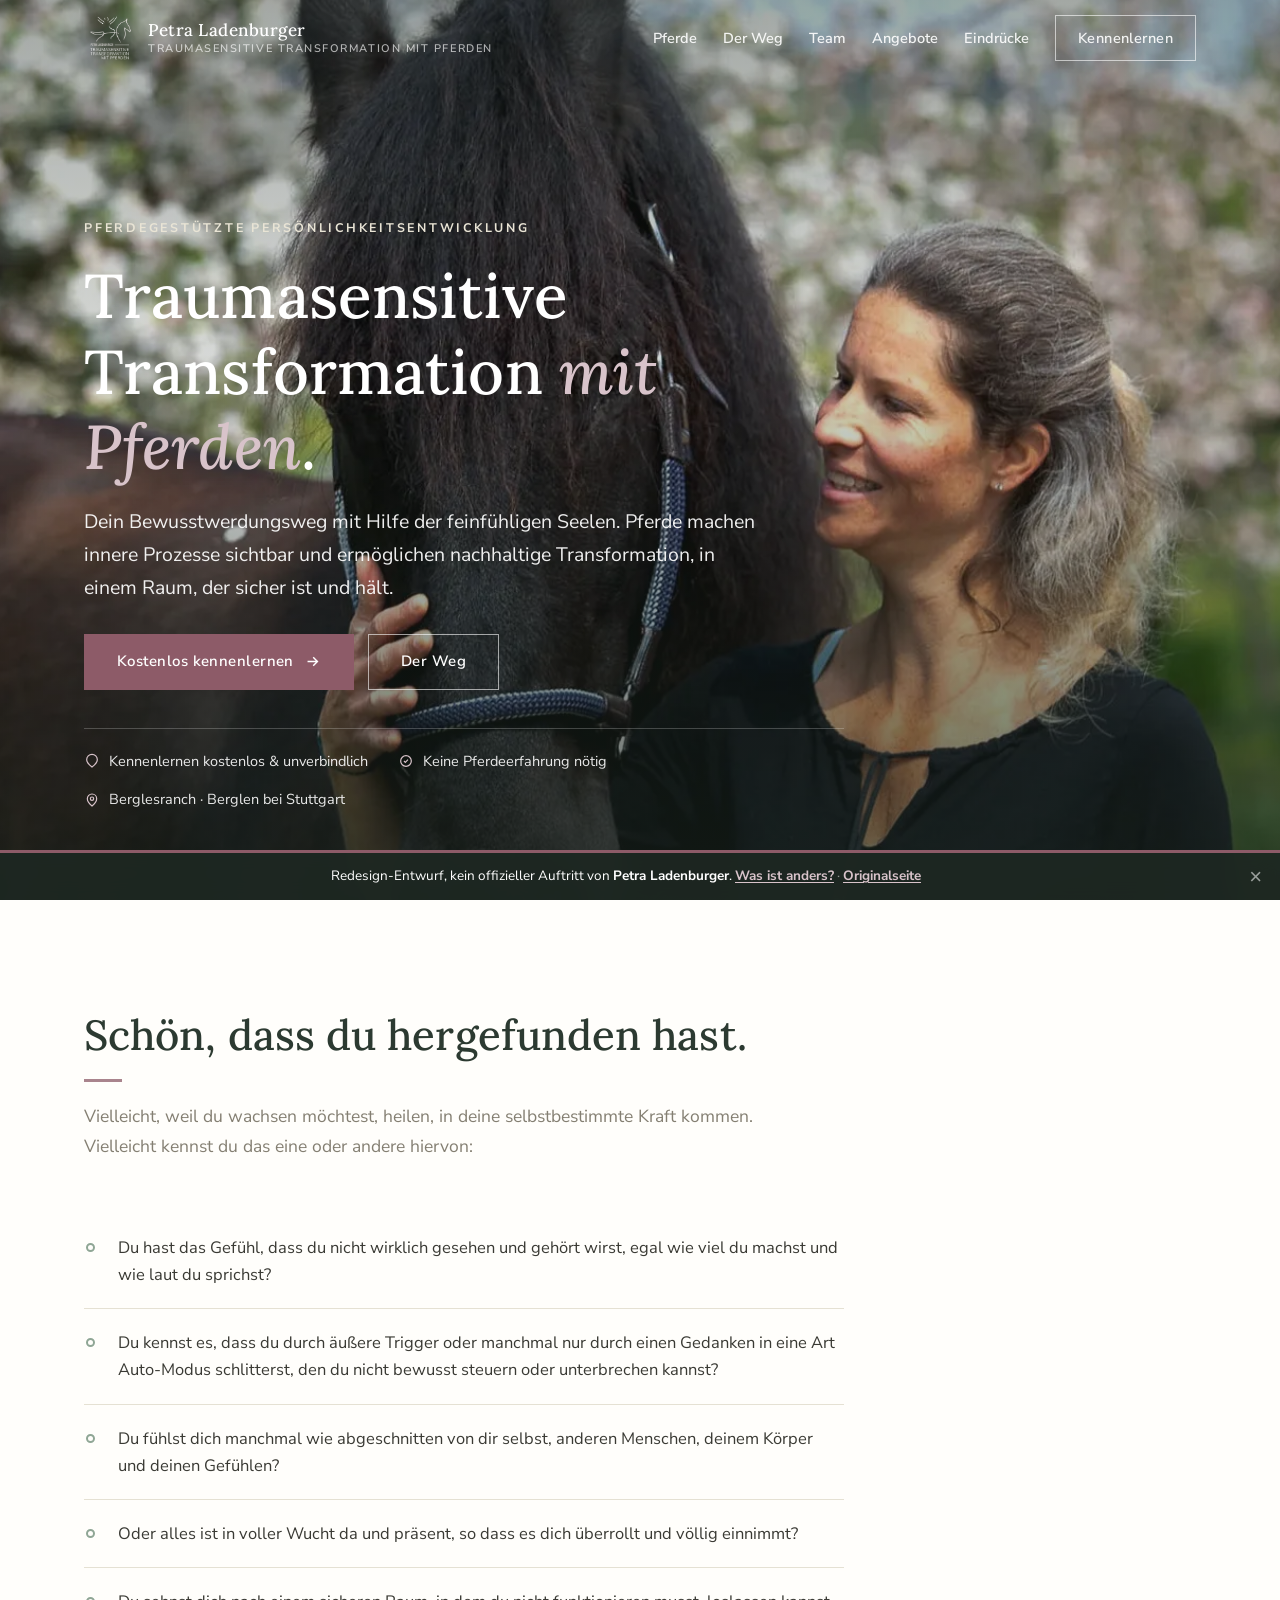
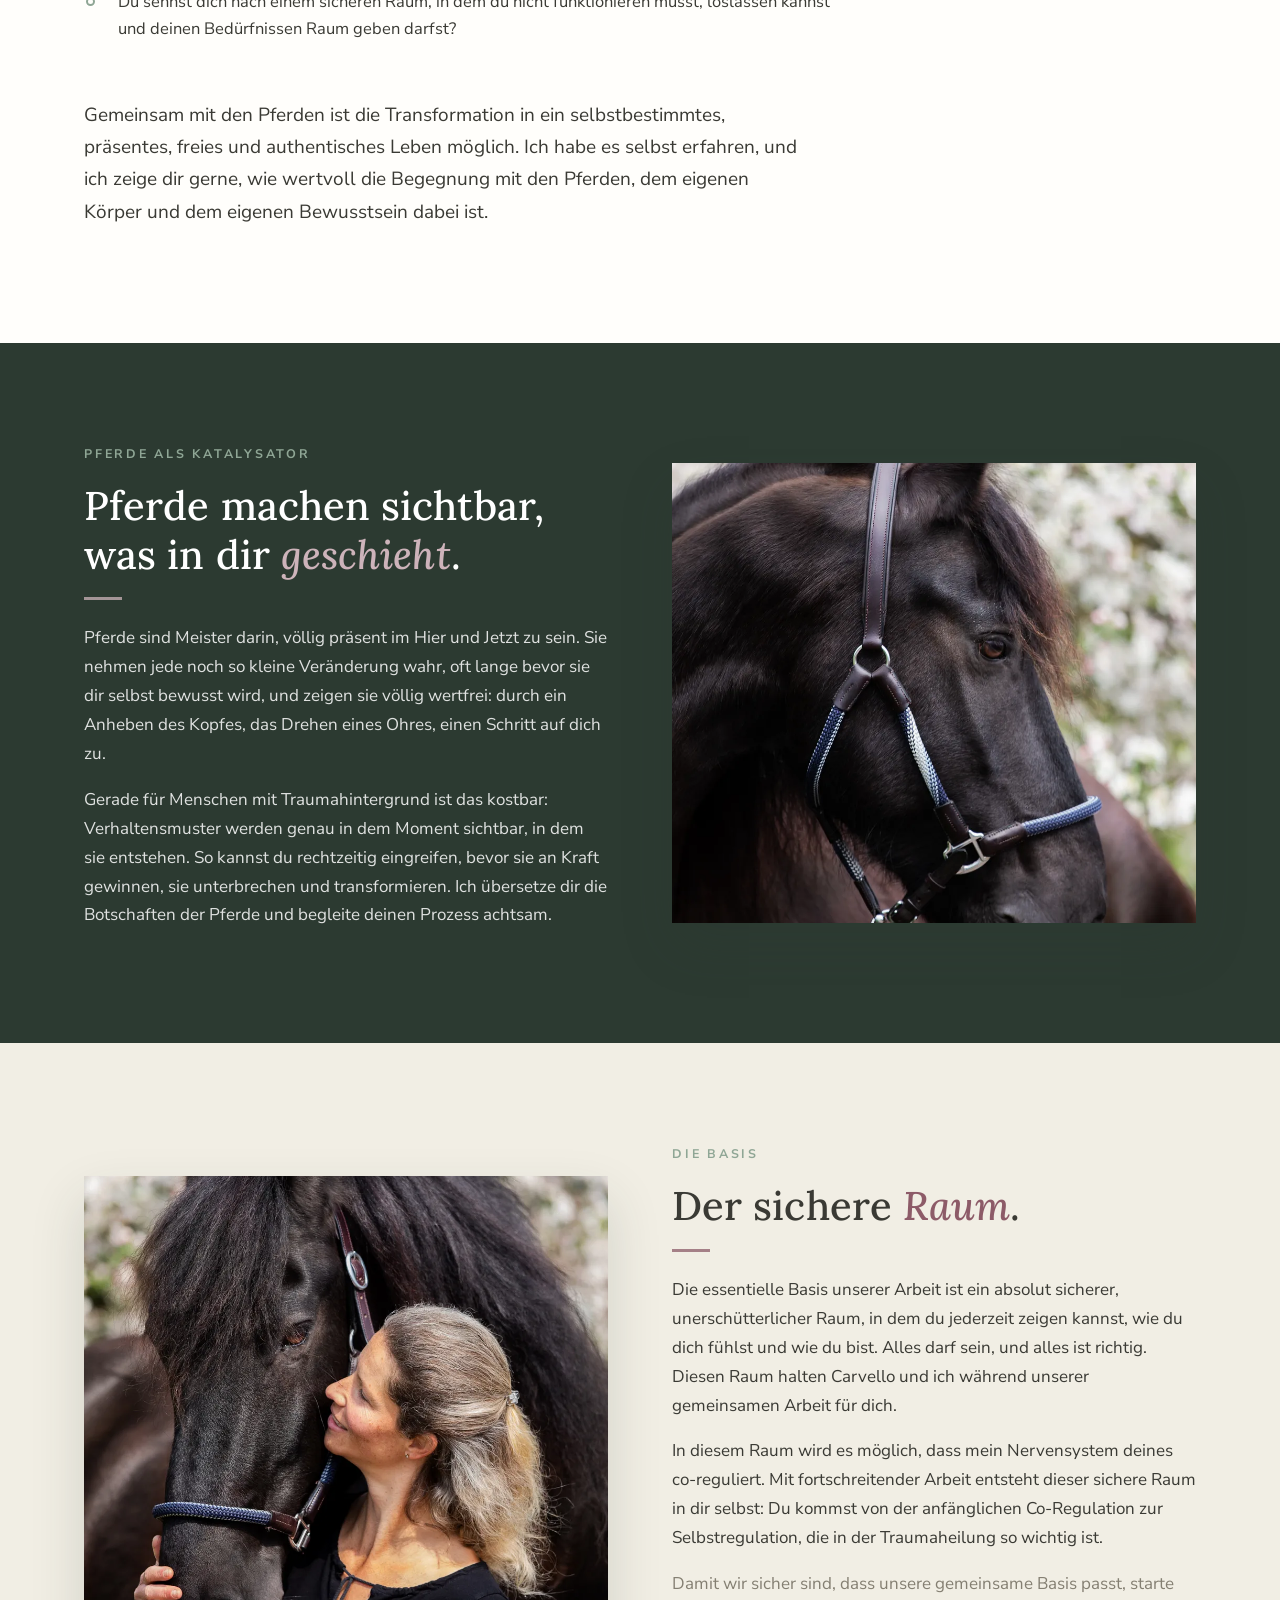
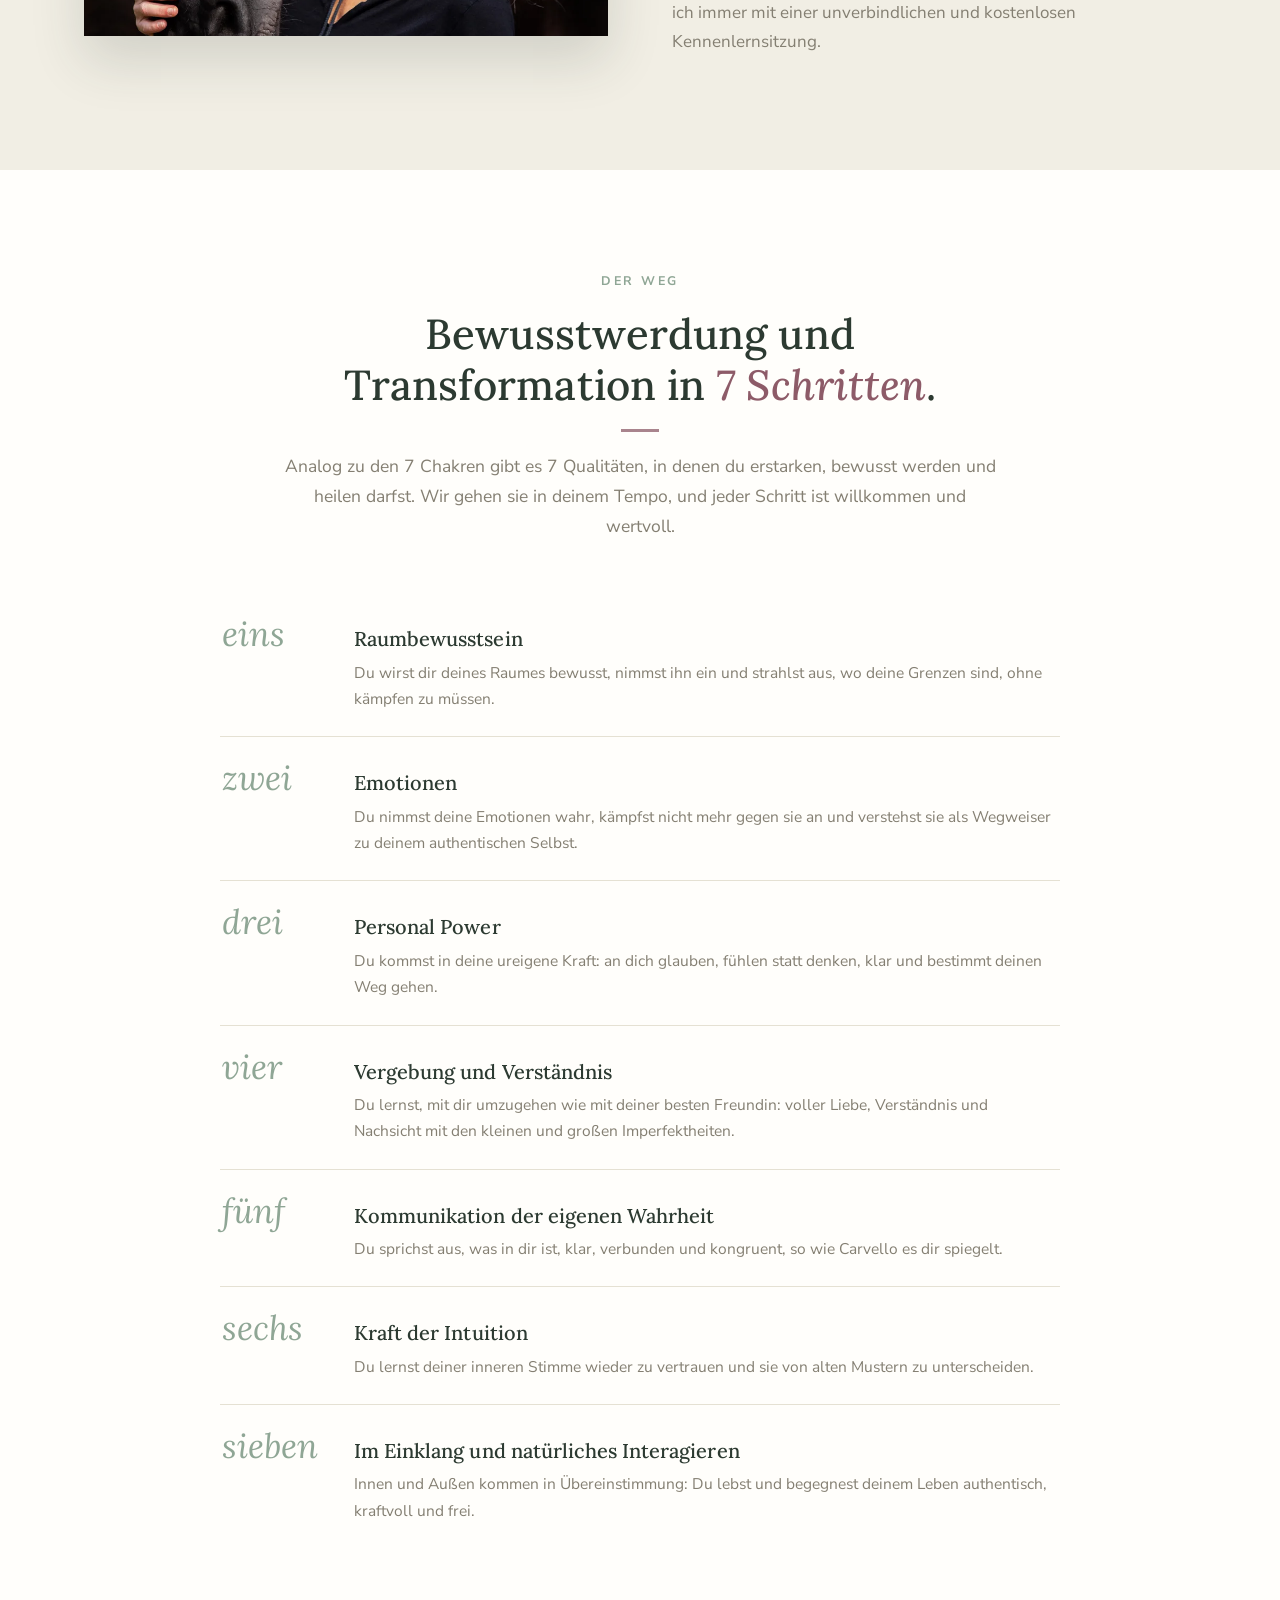
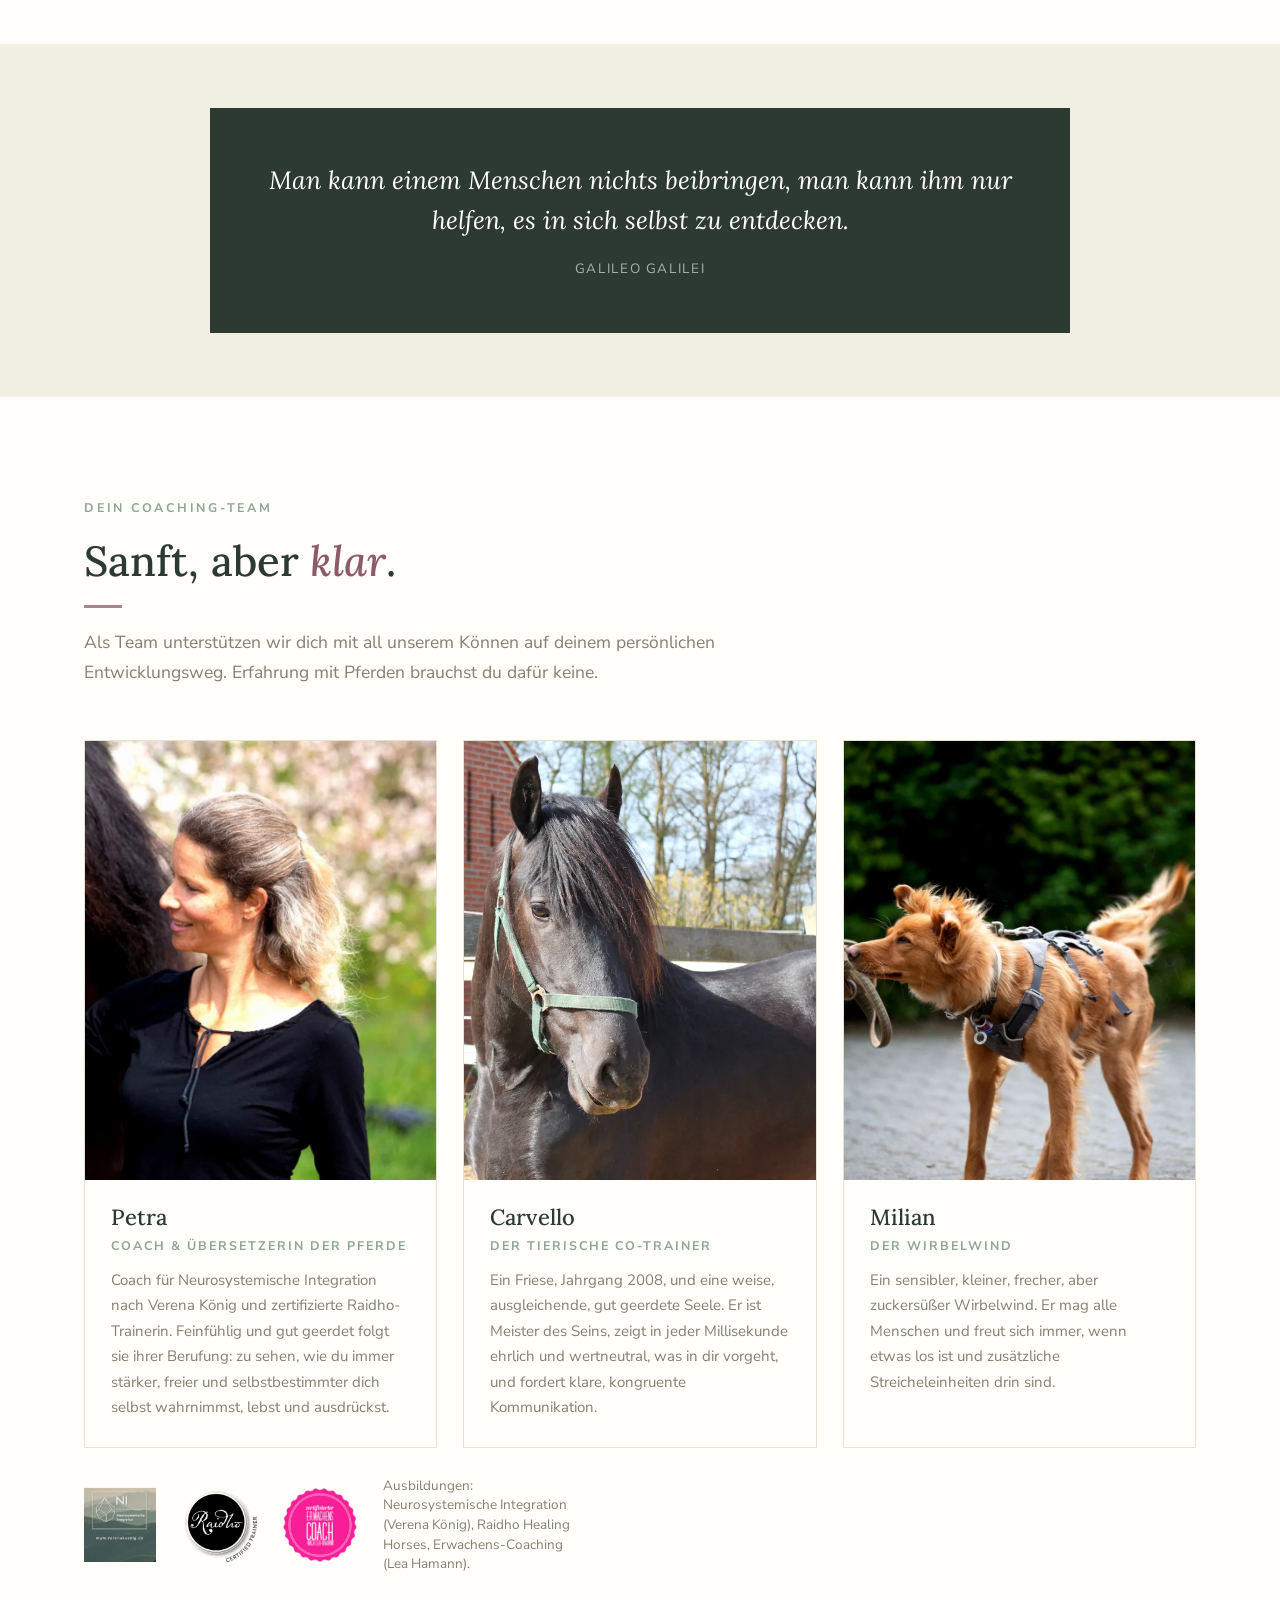
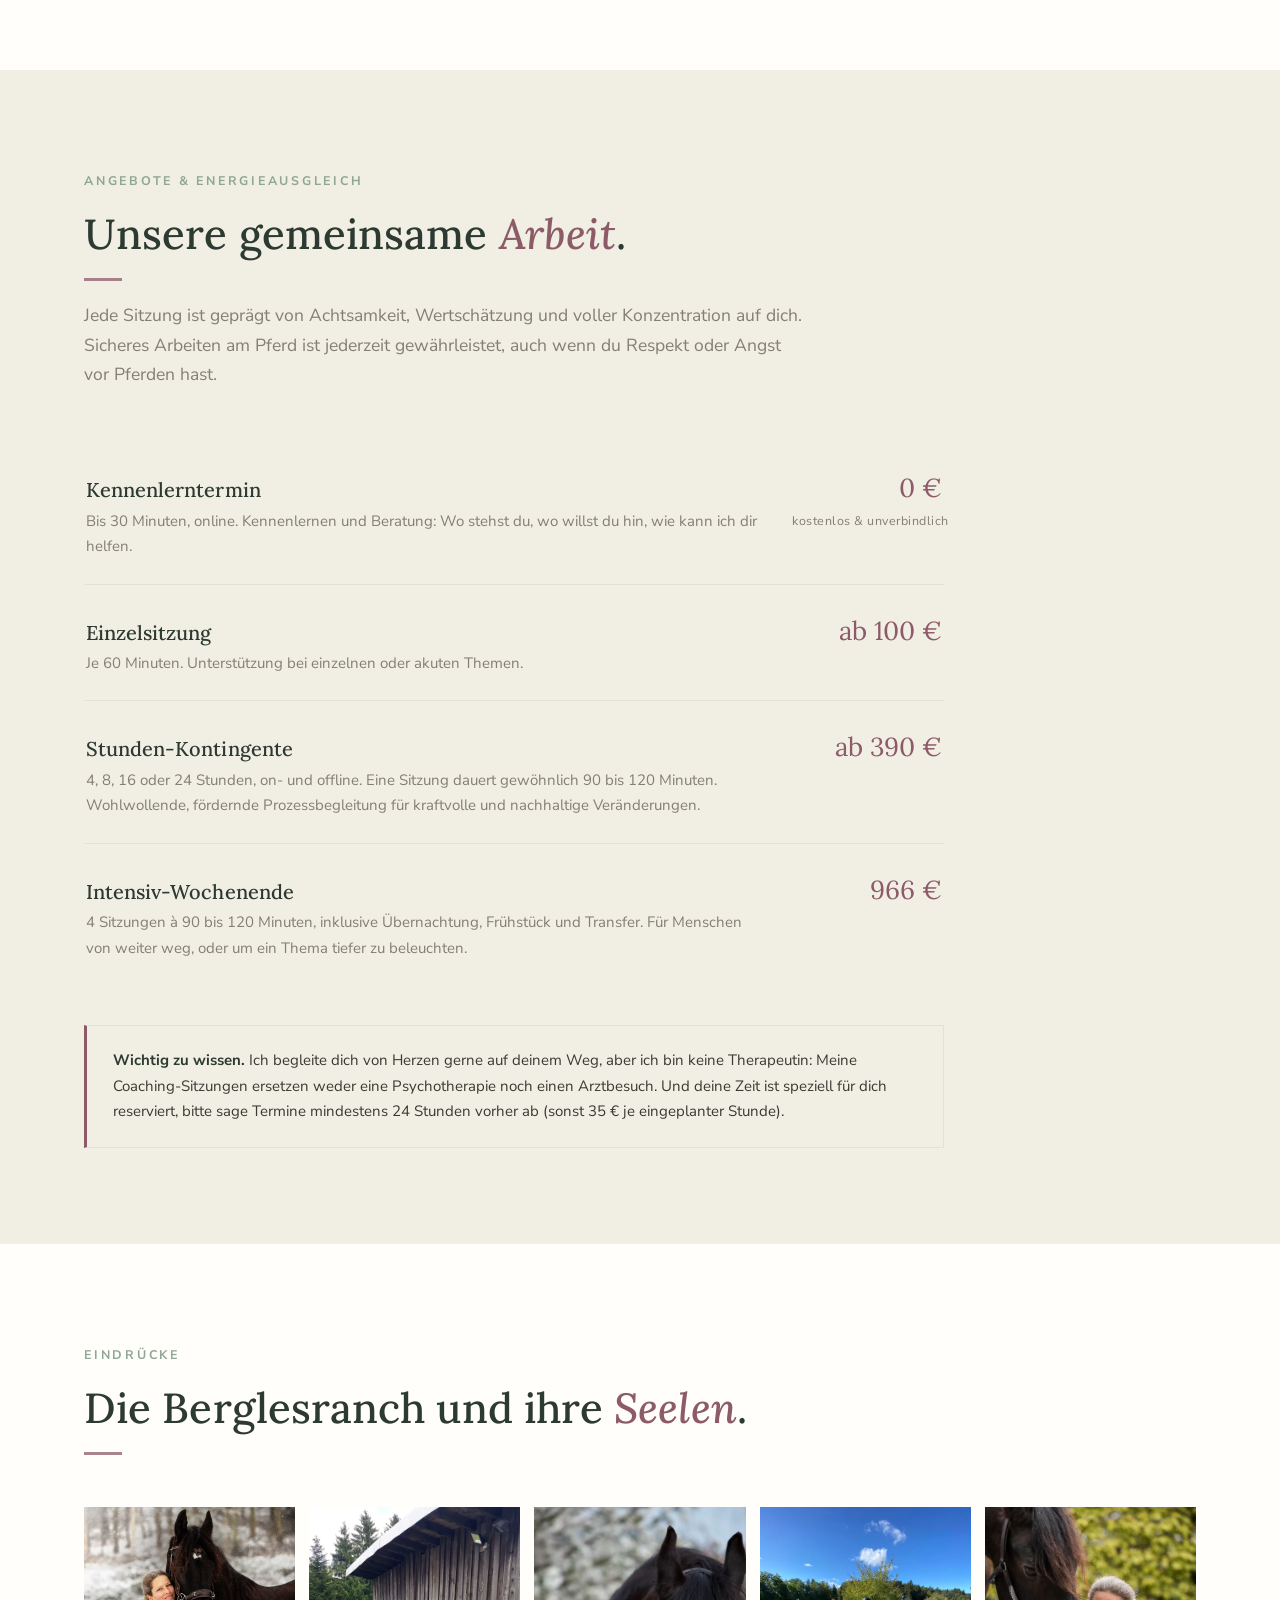
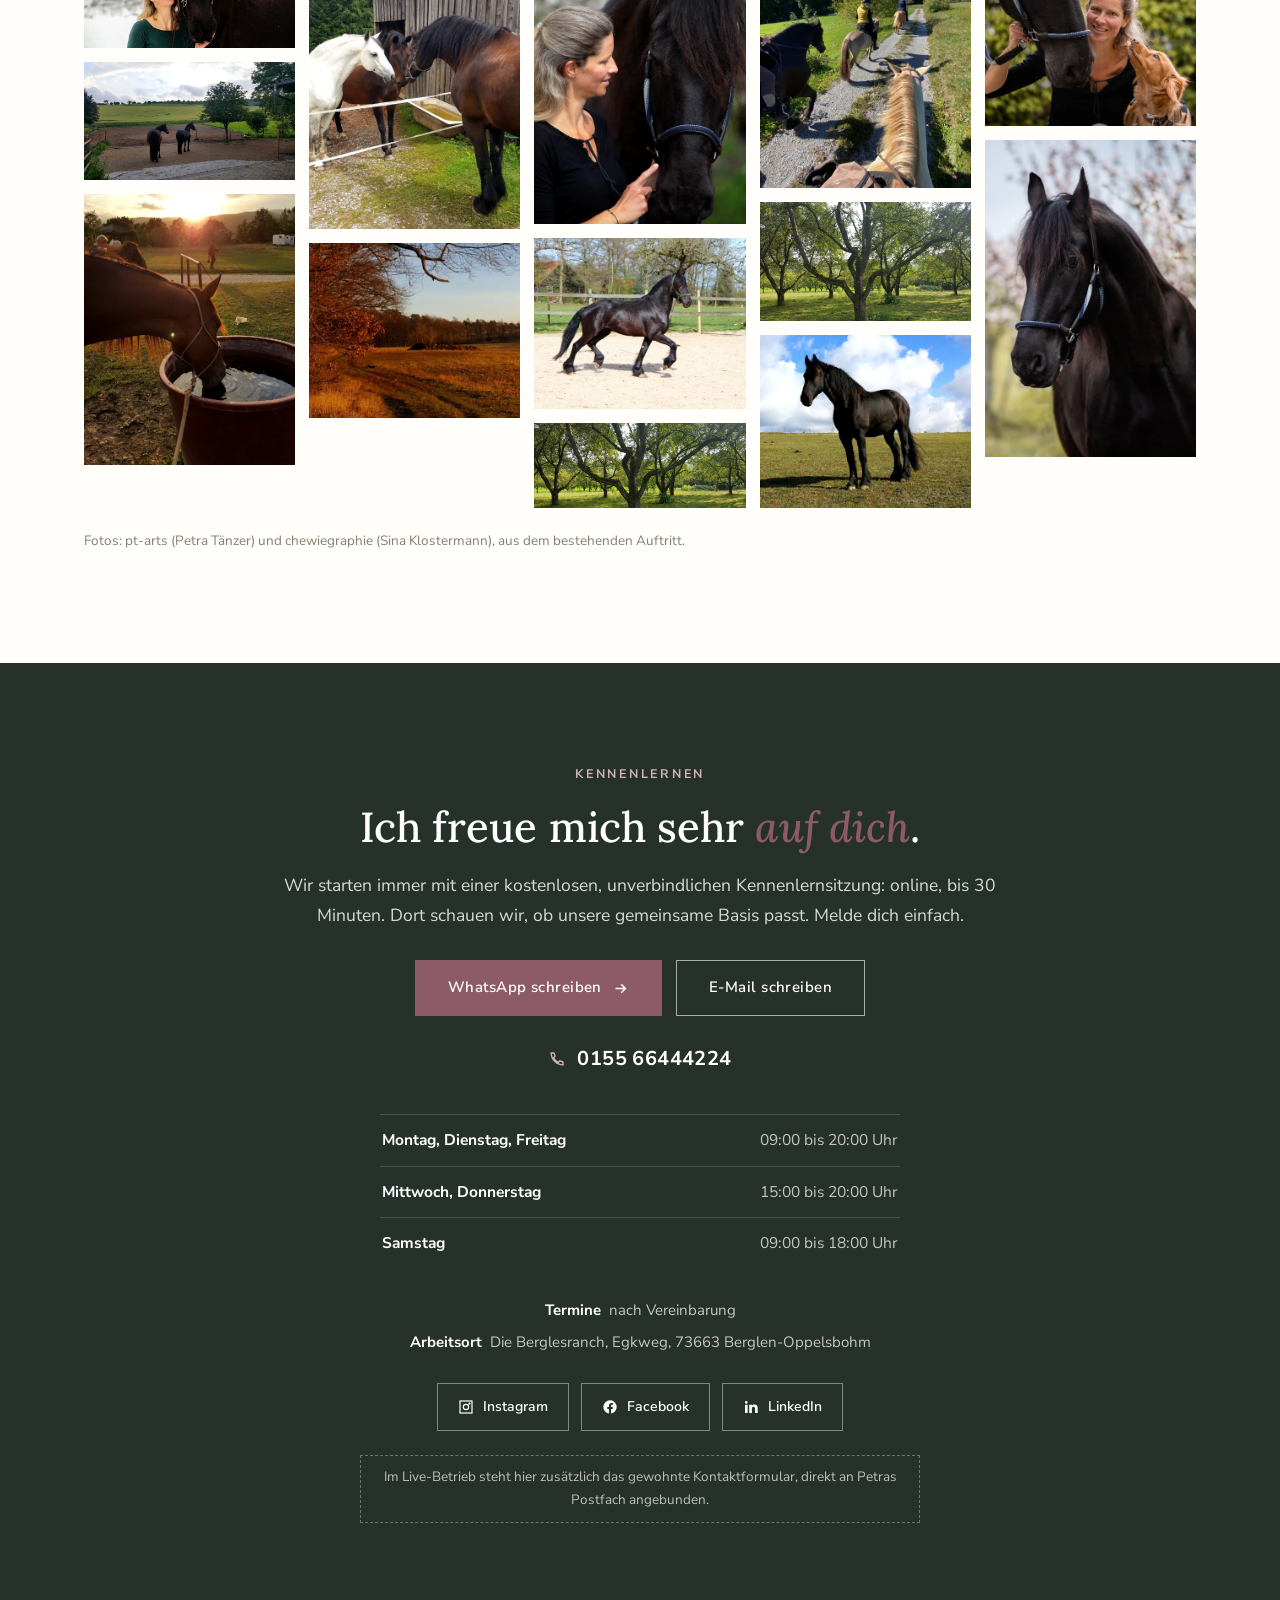
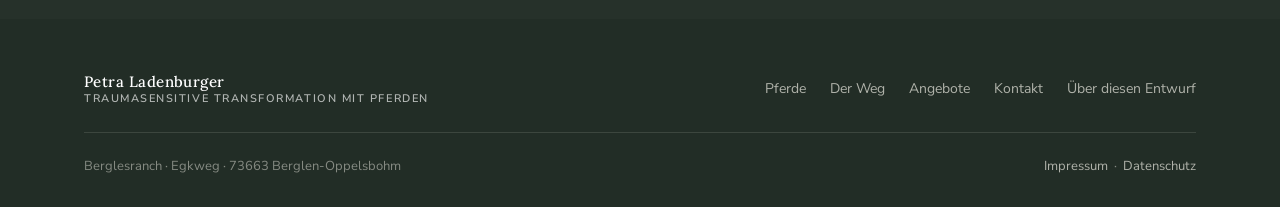
<file: index.html>
<!doctype html>
<html lang="de">
<head>
<meta charset="utf-8">
<meta name="viewport" content="width=device-width, initial-scale=1">
<title>Traumasensitive Transformation mit Pferden | Petra Ladenburger | Berglen</title>
<meta name="description" content="Pferdegestützte Persönlichkeitsentwicklung auf der Berglesranch bei Berglen-Oppelsbohm: traumasensitive Begleitung im sicheren Raum, mit Coach Petra Ladenburger und Friese Carvello. Kennenlernen kostenlos.">
<meta name="robots" content="noindex, nofollow">
<link rel="canonical" href="https://suak0903.github.io/petra-pferde/">
<meta property="og:type" content="website">
<meta property="og:site_name" content="Traumasensitive Transformation mit Pferden">
<meta property="og:title" content="Traumasensitive Transformation mit Pferden | Petra Ladenburger">
<meta property="og:description" content="Dein Bewusstwerdungsweg mit Hilfe der feinfühligen Seelen. Pferdegestützte, traumasensitive Begleitung auf der Berglesranch bei Stuttgart.">
<meta property="og:image" content="https://suak0903.github.io/petra-pferde/media/og.jpg">
<meta property="og:image:width" content="1200">
<meta property="og:image:height" content="630">
<meta property="og:locale" content="de_DE">
<meta name="twitter:card" content="summary_large_image">
<meta name="twitter:image" content="https://suak0903.github.io/petra-pferde/media/og.jpg">
<meta name="theme-color" content="#2c3a31">
<link rel="icon" href="media/favicon-32.png" sizes="32x32">
<link rel="apple-touch-icon" href="media/favicon-180.png">
<link rel="preload" as="image" href="media/hero.webp" media="(min-width:701px)">
<link rel="preload" as="image" href="media/hero-mob.webp" media="(max-width:700px)">
<link rel="stylesheet" href="css/site.css?v=6">
<script type="application/ld+json">
{"@context":"https://schema.org","@type":"LocalBusiness","name":"Traumasensitive Transformation mit Pferden","founder":{"@type":"Person","name":"Petra Ladenburger"},"@id":"https://suak0903.github.io/petra-pferde/","url":"https://suak0903.github.io/petra-pferde/","image":"https://suak0903.github.io/petra-pferde/media/og.jpg","telephone":"+49 155 66444224","email":"kontakt@traumasensitive-transformation-mit-pferden.de","description":"Pferdegestützte Persönlichkeitsentwicklung und traumasensitive Begleitung im sicheren Raum, mit Coach Petra Ladenburger und Friese Carvello.","address":{"@type":"PostalAddress","streetAddress":"Egkweg (Die Berglesranch)","postalCode":"73663","addressLocality":"Berglen-Oppelsbohm","addressRegion":"BW","addressCountry":"DE"},"areaServed":{"@type":"AdministrativeArea","name":"Region Stuttgart"},"priceRange":"Kennenlernen kostenlos, Einzelsitzung ab 100 €","sameAs":["https://www.traumasensitive-transformation-mit-pferden.de/","https://www.instagram.com/petraladenburger/","https://www.facebook.com/PetraLadenburger","https://www.linkedin.com/in/petra-ladenburger/"]}
</script>
</head>
<body>
<a class="skip" href="#top">Zum Inhalt springen</a>

<!-- #chrome:header -->
<header class="nav" id="nav">
  <div class="wrap">
    <a href="index.html#top" class="brand" aria-label="Startseite">
      <img class="logo-hell" src="media/logo-hell.png" alt="" width="52" height="37">
      <img class="logo-dunkel" src="media/logo.png" alt="" width="52" height="37">
      <b>Petra Ladenburger<span>Traumasensitive Transformation mit Pferden</span></b>
    </a>
    <nav class="nav__links" aria-label="Hauptnavigation">
      <a href="index.html#pferde">Pferde</a>
      <a href="index.html#weg">Der Weg</a>
      <a href="index.html#team">Team</a>
      <a href="index.html#angebote">Angebote</a>
      <a href="index.html#eindruecke">Eindrücke</a>
      <a href="index.html#kontakt" class="btn nav__cta">Kennenlernen</a>
    </nav>
    <button class="burger" id="burger" aria-label="Menü öffnen" aria-expanded="false"><span></span><span></span><span></span></button>
  </div>
</header>
<nav class="mmenu" id="mmenu" aria-label="Mobile Navigation" inert>
  <div class="mmenu__links">
    <a href="index.html#pferde">Pferde</a>
    <a href="index.html#weg">Der Weg</a>
    <a href="index.html#team">Team</a>
    <a href="index.html#angebote">Angebote</a>
    <a href="index.html#eindruecke">Eindrücke</a>
    <a href="index.html#kontakt">Kontakt</a>
  </div>
  <div class="mmenu__foot">
    <a class="btn btn--mauve" href="index.html#kontakt">Kostenlos kennenlernen
      <svg viewBox="0 0 24 24" fill="none" stroke="currentColor" stroke-width="2"><path d="M5 12h14M13 6l6 6-6 6"/></svg></a>
    <div class="mmenu__contact">
      <a href="tel:+4915566444224"><svg viewBox="0 0 24 24" fill="none" stroke="currentColor" stroke-width="1.8"><path d="M4 5c0 8 7 15 15 15v-3.5l-4-1.5-2 2a12 12 0 0 1-6-6l2-2L7.5 5H4Z"/></svg>Anrufen</a>
      <a href="https://wa.me/4915566444224" target="_blank" rel="noopener"><svg viewBox="0 0 24 24" fill="none" stroke="currentColor" stroke-width="1.8"><path d="M21 11.5a8.5 8.5 0 0 1-12.4 7.6L3 21l1.9-5.6A8.5 8.5 0 1 1 21 11.5Z"/></svg>WhatsApp</a>
    </div>
    <div class="mmenu__meta">Berglesranch &middot; Berglen-Oppelsbohm</div>
  </div>
</nav>
<!-- /#chrome:header -->

<main id="top">

  <!-- ============ HERO ============ -->
  <section class="hero">
    <div class="hero__bg" id="heroBg"></div>
    <div class="wrap">
      <div class="hero__inner">
        <span class="eyebrow hero__eyebrow h-anim">Pferdegestützte Persönlichkeitsentwicklung</span>
        <h1 class="h-anim">Traumasensitive Transformation <em>mit Pferden</em>.</h1>
        <p class="hero__sub h-anim">Dein Bewusstwerdungsweg mit Hilfe der feinfühligen Seelen. Pferde machen innere Prozesse sichtbar und ermöglichen nachhaltige Transformation, in einem Raum, der sicher ist und hält.</p>
        <div class="hero__cta h-anim">
          <a class="btn btn--mauve" href="#kontakt">Kostenlos kennenlernen
            <svg viewBox="0 0 24 24" fill="none" stroke="currentColor" stroke-width="2"><path d="M5 12h14M13 6l6 6-6 6"/></svg></a>
          <a class="btn btn--ghost" href="#weg">Der Weg</a>
        </div>
        <div class="ribbon h-anim">
          <span><svg viewBox="0 0 24 24" fill="none" stroke="currentColor" stroke-width="1.8"><path d="M12 21C7 17 4 13.6 4 10a8 8 0 0 1 16 0c0 3.6-3 7-8 11Z"/></svg>Kennenlernen kostenlos &amp; unverbindlich</span>
          <span><svg viewBox="0 0 24 24" fill="none" stroke="currentColor" stroke-width="1.8"><path d="M20 12a8 8 0 1 1-16 0 8 8 0 0 1 16 0Z"/><path d="M9 12l2 2 4-4"/></svg>Keine Pferdeerfahrung nötig</span>
          <span><svg viewBox="0 0 24 24" fill="none" stroke="currentColor" stroke-width="1.8"><path d="M12 21s-7-5.7-7-11a7 7 0 1 1 14 0c0 5.3-7 11-7 11Z"/><circle cx="12" cy="10" r="2.5"/></svg>Berglesranch &middot; Berglen bei Stuttgart</span>
        </div>
      </div>
    </div>
  </section>

  <!-- ============ KENNST DU DAS ============ -->
  <section class="section section--white" id="kennst">
    <div class="wrap">
      <div class="shead">
        <h2>Schön, dass du hergefunden hast.</h2>
        <span class="zier"></span>
        <p>Vielleicht, weil du wachsen möchtest, heilen, in deine selbstbestimmte Kraft kommen. Vielleicht kennst du das eine oder andere hiervon:</p>
      </div>
      <ul class="fragen reveal">
        <li>Du hast das Gefühl, dass du nicht wirklich gesehen und gehört wirst, egal wie viel du machst und wie laut du sprichst?</li>
        <li>Du kennst es, dass du durch äußere Trigger oder manchmal nur durch einen Gedanken in eine Art Auto-Modus schlitterst, den du nicht bewusst steuern oder unterbrechen kannst?</li>
        <li>Du fühlst dich manchmal wie abgeschnitten von dir selbst, anderen Menschen, deinem Körper und deinen Gefühlen?</li>
        <li>Oder alles ist in voller Wucht da und präsent, so dass es dich überrollt und völlig einnimmt?</li>
        <li>Du sehnst dich nach einem sicheren Raum, in dem du nicht funktionieren musst, loslassen kannst und deinen Bedürfnissen Raum geben darfst?</li>
      </ul>
      <p class="lead reveal" style="max-width:720px;margin-top:36px">Gemeinsam mit den Pferden ist die Transformation in ein selbstbestimmtes, präsentes, freies und authentisches Leben möglich. Ich habe es selbst erfahren, und ich zeige dir gerne, wie wertvoll die Begegnung mit den Pferden, dem eigenen Körper und dem eigenen Bewusstsein dabei ist.</p>
    </div>
  </section>

  <!-- ============ PFERDE ALS KATALYSATOR ============ -->
  <section class="section section--dark on-dark" id="pferde">
    <div class="wrap">
      <div class="split reveal">
        <div>
          <span class="eyebrow">Pferde als Katalysator</span>
          <h2 style="font-size:clamp(26px,3.8vw,40px);margin:14px 0 0">Pferde machen sichtbar, was in dir <em>geschieht</em>.</h2>
          <span class="zier" style="background:#cdb3ba"></span>
          <p style="margin-top:24px;color:rgba(255,255,255,.85)">Pferde sind Meister darin, völlig präsent im Hier und Jetzt zu sein. Sie nehmen jede noch so kleine Veränderung wahr, oft lange bevor sie dir selbst bewusst wird, und zeigen sie völlig wertfrei: durch ein Anheben des Kopfes, das Drehen eines Ohres, einen Schritt auf dich zu.</p>
          <p style="color:rgba(255,255,255,.85)">Gerade für Menschen mit Traumahintergrund ist das kostbar: Verhaltensmuster werden genau in dem Moment sichtbar, in dem sie entstehen. So kannst du rechtzeitig eingreifen, bevor sie an Kraft gewinnen, sie unterbrechen und transformieren. Ich übersetze dir die Botschaften der Pferde und begleite deinen Prozess achtsam.</p>
        </div>
        <div class="split__media" style="background-image:url('media/friese-portrait.webp')" role="img" aria-label="Friese Carvello zwischen Blüten"></div>
      </div>
    </div>
  </section>

  <!-- ============ DER SICHERE RAUM ============ -->
  <section class="section section--sand" id="raum">
    <div class="wrap">
      <div class="split reveal">
        <div class="split__media" style="background-image:url('media/petra-carvello.webp');order:0" role="img" aria-label="Petra Ladenburger mit Carvello, Kopf an Kopf"></div>
        <div>
          <span class="eyebrow">Die Basis</span>
          <h2 style="font-size:clamp(26px,3.8vw,40px);margin:14px 0 0">Der sichere <em>Raum</em>.</h2>
          <span class="zier"></span>
          <p style="margin-top:24px">Die essentielle Basis unserer Arbeit ist ein absolut sicherer, unerschütterlicher Raum, in dem du jederzeit zeigen kannst, wie du dich fühlst und wie du bist. Alles darf sein, und alles ist richtig. Diesen Raum halten Carvello und ich während unserer gemeinsamen Arbeit für dich.</p>
          <p>In diesem Raum wird es möglich, dass mein Nervensystem deines co-reguliert. Mit fortschreitender Arbeit entsteht dieser sichere Raum in dir selbst: Du kommst von der anfänglichen Co-Regulation zur Selbstregulation, die in der Traumaheilung so wichtig ist.</p>
          <p class="muted">Damit wir sicher sind, dass unsere gemeinsame Basis passt, starte ich immer mit einer unverbindlichen und kostenlosen Kennenlernsitzung.</p>
        </div>
      </div>
    </div>
  </section>

  <!-- ============ DER WEG: 7 SCHRITTE ============ -->
  <section class="section section--white" id="weg">
    <div class="wrap">
      <div class="shead center">
        <span class="eyebrow">Der Weg</span>
        <h2>Bewusstwerdung und Transformation<br class="br-mob"> in <em>7 Schritten</em>.</h2>
        <span class="zier"></span>
        <p>Analog zu den 7 Chakren gibt es 7 Qualitäten, in denen du erstarken, bewusst werden und heilen darfst. Wir gehen sie in deinem Tempo, und jeder Schritt ist willkommen und wertvoll.</p>
      </div>
      <div class="schritte reveal">
        <div class="schritt"><span class="nr">eins</span><div><h3>Raumbewusstsein</h3><p>Du wirst dir deines Raumes bewusst, nimmst ihn ein und strahlst aus, wo deine Grenzen sind, ohne kämpfen zu müssen.</p></div></div>
        <div class="schritt"><span class="nr">zwei</span><div><h3>Emotionen</h3><p>Du nimmst deine Emotionen wahr, kämpfst nicht mehr gegen sie an und verstehst sie als Wegweiser zu deinem authentischen Selbst.</p></div></div>
        <div class="schritt"><span class="nr">drei</span><div><h3>Personal Power</h3><p>Du kommst in deine ureigene Kraft: an dich glauben, fühlen statt denken, klar und bestimmt deinen Weg gehen.</p></div></div>
        <div class="schritt"><span class="nr">vier</span><div><h3>Vergebung und Verständnis</h3><p>Du lernst, mit dir umzugehen wie mit deiner besten Freundin: voller Liebe, Verständnis und Nachsicht mit den kleinen und großen Imperfektheiten.</p></div></div>
        <div class="schritt"><span class="nr">fünf</span><div><h3>Kommunikation der eigenen Wahrheit</h3><p>Du sprichst aus, was in dir ist, klar, verbunden und kongruent, so wie Carvello es dir spiegelt.</p></div></div>
        <div class="schritt"><span class="nr">sechs</span><div><h3>Kraft der Intuition</h3><p>Du lernst deiner inneren Stimme wieder zu vertrauen und sie von alten Mustern zu unterscheiden.</p></div></div>
        <div class="schritt"><span class="nr">sieben</span><div><h3>Im Einklang und natürliches Interagieren</h3><p>Innen und Außen kommen in Übereinstimmung: Du lebst und begegnest deinem Leben authentisch, kraftvoll und frei.</p></div></div>
      </div>
    </div>
  </section>

  <!-- ============ ZITAT ============ -->
  <section class="section section--sand" style="padding-top:64px;padding-bottom:64px">
    <div class="wrap">
      <div class="quote reveal">
        <blockquote>Man kann einem Menschen nichts beibringen, man kann ihm nur helfen, es in sich selbst zu entdecken.</blockquote>
        <cite>Galileo Galilei</cite>
      </div>
    </div>
  </section>

  <!-- ============ TEAM ============ -->
  <section class="section section--white" id="team">
    <div class="wrap">
      <div class="shead">
        <span class="eyebrow">Dein Coaching-Team</span>
        <h2>Sanft, aber <em>klar</em>.</h2>
        <span class="zier"></span>
        <p>Als Team unterstützen wir dich mit all unserem Können auf deinem persönlichen Entwicklungsweg. Erfahrung mit Pferden brauchst du dafür keine.</p>
      </div>
      <div class="team reveal">
        <article class="tcard">
          <img src="media/team-petra.webp" alt="Petra Ladenburger" loading="lazy" decoding="async">
          <div class="tcard__body">
            <h3>Petra</h3>
            <span class="rolle">Coach &amp; Übersetzerin der Pferde</span>
            <p>Coach für Neurosystemische Integration nach Verena König und zertifizierte Raidho-Trainerin. Feinfühlig und gut geerdet folgt sie ihrer Berufung: zu sehen, wie du immer stärker, freier und selbstbestimmter dich selbst wahrnimmst, lebst und ausdrückst.</p>
          </div>
        </article>
        <article class="tcard">
          <img src="media/team-carvello.webp" alt="Friese Carvello" loading="lazy" decoding="async">
          <div class="tcard__body">
            <h3>Carvello</h3>
            <span class="rolle">Der tierische Co-Trainer</span>
            <p>Ein Friese, Jahrgang 2008, und eine weise, ausgleichende, gut geerdete Seele. Er ist Meister des Seins, zeigt in jeder Millisekunde ehrlich und wertneutral, was in dir vorgeht, und fordert klare, kongruente Kommunikation.</p>
          </div>
        </article>
        <article class="tcard">
          <img src="media/team-milian.webp" alt="Hund Milian" loading="lazy" decoding="async">
          <div class="tcard__body">
            <h3>Milian</h3>
            <span class="rolle">Der Wirbelwind</span>
            <p>Ein sensibler, kleiner, frecher, aber zuckersüßer Wirbelwind. Er mag alle Menschen und freut sich immer, wenn etwas los ist und zusätzliche Streicheleinheiten drin sind.</p>
          </div>
        </article>
      </div>
      <div class="quali reveal">
        <img src="media/badge-ni.png" alt="Neurosystemische Integration nach Verena König" loading="lazy">
        <img src="media/badge-raidho.png" alt="Raidho Certified Trainer" loading="lazy">
        <img src="media/badge-coach.png" alt="Zertifizierter Erwachens-Coach nach Lea Hamann" loading="lazy">
        <span>Ausbildungen: Neurosystemische Integration (Verena König), Raidho Healing Horses, Erwachens-Coaching (Lea Hamann).</span>
      </div>
    </div>
  </section>

  <!-- ============ ANGEBOTE / PREISE ============ -->
  <section class="section section--sand" id="angebote">
    <div class="wrap">
      <div class="shead">
        <span class="eyebrow">Angebote &amp; Energieausgleich</span>
        <h2>Unsere gemeinsame <em>Arbeit</em>.</h2>
        <span class="zier"></span>
        <p>Jede Sitzung ist geprägt von Achtsamkeit, Wertschätzung und voller Konzentration auf dich. Sicheres Arbeiten am Pferd ist jederzeit gewährleistet, auch wenn du Respekt oder Angst vor Pferden hast.</p>
      </div>
      <div class="angebote reveal">
        <div class="angebot">
          <div><h3>Kennenlerntermin</h3><p class="det">Bis 30 Minuten, online. Kennenlernen und Beratung: Wo stehst du, wo willst du hin, wie kann ich dir helfen.</p></div>
          <div class="preis">0 €<small>kostenlos &amp; unverbindlich</small></div>
        </div>
        <div class="angebot">
          <div><h3>Einzelsitzung</h3><p class="det">Je 60 Minuten. Unterstützung bei einzelnen oder akuten Themen.</p></div>
          <div class="preis">ab 100 €</div>
        </div>
        <div class="angebot">
          <div><h3>Stunden-Kontingente</h3><p class="det">4, 8, 16 oder 24 Stunden, on- und offline. Eine Sitzung dauert gewöhnlich 90 bis 120 Minuten. Wohlwollende, fördernde Prozessbegleitung für kraftvolle und nachhaltige Veränderungen.</p></div>
          <div class="preis">ab 390 €</div>
        </div>
        <div class="angebot">
          <div><h3>Intensiv-Wochenende</h3><p class="det">4 Sitzungen à 90 bis 120 Minuten, inklusive Übernachtung, Frühstück und Transfer. Für Menschen von weiter weg, oder um ein Thema tiefer zu beleuchten.</p></div>
          <div class="preis">966 €</div>
        </div>
      </div>
      <div class="note-box reveal" style="margin-top:40px;max-width:860px">
        <b>Wichtig zu wissen.</b> Ich begleite dich von Herzen gerne auf deinem Weg, aber ich bin keine Therapeutin: Meine Coaching-Sitzungen ersetzen weder eine Psychotherapie noch einen Arztbesuch. Und deine Zeit ist speziell für dich reserviert, bitte sage Termine mindestens 24 Stunden vorher ab (sonst 35 € je eingeplanter Stunde).
      </div>
    </div>
  </section>

  <!-- ============ EINDRUECKE ============ -->
  <section class="section section--white" id="eindruecke">
    <div class="wrap">
      <div class="shead">
        <span class="eyebrow">Eindrücke</span>
        <h2>Die Berglesranch und ihre <em>Seelen</em>.</h2>
        <span class="zier"></span>
      </div>
      <div class="gallery reveal">
        <picture><img src="media/winter.webp" alt="Petra mit Carvello im Winter" loading="lazy" decoding="async"></picture>
        <picture><img src="media/carvello-trabt.webp" alt="Carvello trabt auf dem Sandplatz" loading="lazy" decoding="async"></picture>
        <picture><img src="media/streuobstwiese.webp" alt="Die Streuobstwiesen rund um die Ranch" loading="lazy" decoding="async"></picture>
        <picture><img src="media/petra-carvello-milian.webp" alt="Petra mit Carvello und Milian" loading="lazy" decoding="async"></picture>
        <picture><img src="media/traenke-abend.webp" alt="Pferd an der Tränke im Abendlicht" loading="lazy" decoding="async"></picture>
        <picture><img src="media/friese-wiese.webp" alt="Friese auf der Weide" loading="lazy" decoding="async"></picture>
        <picture><img src="media/berglesranch.webp" alt="Der Roundpen der Berglesranch" loading="lazy" decoding="async"></picture>
        <picture><img src="media/friese-blueten.webp" alt="Carvello unter Blüten" loading="lazy" decoding="async"></picture>
        <picture><img src="media/pferde-stall.webp" alt="Pferde am Stall" loading="lazy" decoding="async"></picture>
        <picture><img src="media/petra-profil.webp" alt="Petra im Profil mit Carvello" loading="lazy" decoding="async"></picture>
        <picture><img src="media/abendweide.webp" alt="Abendstimmung auf der Weide" loading="lazy" decoding="async"></picture>
        <picture><img src="media/ausritt.webp" alt="Ausritt durch die Landschaft" loading="lazy" decoding="async"></picture>
        <picture><img src="media/herbstweide.webp" alt="Herbstliche Weide" loading="lazy" decoding="async"></picture>
      </div>
      <p class="muted reveal" style="font-size:13.5px;margin-top:22px">Fotos: pt-arts (Petra Tänzer) und chewiegraphie (Sina Klostermann), aus dem bestehenden Auftritt.</p>
    </div>
  </section>

  <!-- ============ KONTAKT ============ -->
  <section class="section section--dark" id="kontakt" style="background:#26312a">
    <div class="wrap">
      <div class="cta">
        <span class="eyebrow">Kennenlernen</span>
        <h2>Ich freue mich sehr <em>auf dich</em>.</h2>
        <p>Wir starten immer mit einer kostenlosen, unverbindlichen Kennenlernsitzung: online, bis 30 Minuten. Dort schauen wir, ob unsere gemeinsame Basis passt. Melde dich einfach.</p>
        <div class="cta__row">
          <a class="btn btn--mauve" href="https://wa.me/4915566444224" target="_blank" rel="noopener">WhatsApp schreiben
            <svg viewBox="0 0 24 24" fill="none" stroke="currentColor" stroke-width="2"><path d="M5 12h14M13 6l6 6-6 6"/></svg></a>
          <a class="btn btn--ghost" href="mailto:kontakt@traumasensitive-transformation-mit-pferden.de">E-Mail schreiben</a>
        </div>
        <a class="cta__tel" href="tel:+4915566444224">
          <svg viewBox="0 0 24 24" fill="none" stroke="currentColor" stroke-width="1.7"><path d="M4 5c0 8 7 15 15 15v-3.5l-4-1.5-2 2a12 12 0 0 1-6-6l2-2L7.5 5H4Z"/></svg>0155 66444224</a>
        <div class="hours">
          <div class="hrow"><b>Montag, Dienstag, Freitag</b><span>09:00 bis 20:00 Uhr</span></div>
          <div class="hrow"><b>Mittwoch, Donnerstag</b><span>15:00 bis 20:00 Uhr</span></div>
          <div class="hrow" style="border-bottom:0"><b>Samstag</b><span>09:00 bis 18:00 Uhr</span></div>
        </div>
        <div class="cta__meta">
          <span><b>Termine</b> &nbsp;nach Vereinbarung</span>
          <span><b>Arbeitsort</b> &nbsp;Die Berglesranch, Egkweg, 73663 Berglen-Oppelsbohm</span>
        </div>
        <div class="social">
          <a href="https://www.instagram.com/petraladenburger/" target="_blank" rel="noopener"><svg viewBox="0 0 24 24" fill="none" stroke="currentColor" stroke-width="1.8"><rect x="3" y="3" width="18" height="18" rx="0"/><circle cx="12" cy="12" r="4"/><circle cx="17.2" cy="6.8" r=".8" fill="currentColor"/></svg>Instagram</a>
          <a href="https://www.facebook.com/PetraLadenburger" target="_blank" rel="noopener"><svg viewBox="0 0 24 24" fill="currentColor"><path d="M22 12a10 10 0 1 0-11.6 9.9v-7H7.9V12h2.5V9.8c0-2.5 1.5-3.9 3.8-3.9 1.1 0 2.2.2 2.2.2v2.5h-1.2c-1.2 0-1.6.8-1.6 1.6V12h2.7l-.4 2.9h-2.3v7A10 10 0 0 0 22 12Z"/></svg>Facebook</a>
          <a href="https://www.linkedin.com/in/petra-ladenburger/" target="_blank" rel="noopener"><svg viewBox="0 0 24 24" fill="currentColor"><path d="M6.94 5a2 2 0 1 1-4-.002 2 2 0 0 1 4 .002ZM7 8.48H3V21h4V8.48Zm6.32 0H9.34V21h3.94v-6.57c0-3.66 4.77-4 4.77 0V21H22v-7.93c0-6.17-7.06-5.94-8.72-2.91l.04-1.68Z"/></svg>LinkedIn</a>
        </div>
        <span class="cta__note">Im Live-Betrieb steht hier zusätzlich das gewohnte Kontaktformular, direkt an Petras Postfach angebunden.</span>
      </div>
    </div>
  </section>

</main>

<!-- #chrome:demobar -->
<div class="demobar" id="demobar">
  <span>Redesign-Entwurf, kein offizieller Auftritt von <b>Petra Ladenburger</b>. <a href="hinweise.html">Was ist anders?</a> <span class="demobar__sep">&middot;</span> <a href="https://www.traumasensitive-transformation-mit-pferden.de/" target="_blank" rel="noopener">Originalseite</a></span>
  <button id="demoClose" aria-label="Hinweis schließen">&times;</button>
</div>
<!-- /#chrome:demobar -->
<!-- #chrome:footer -->
<footer class="foot">
  <div class="wrap">
    <div class="foot__top">
      <a href="index.html#top" class="brand"><b>Petra Ladenburger<span>Traumasensitive Transformation mit Pferden</span></b></a>
      <nav class="foot__nav" aria-label="Footer">
        <a href="index.html#pferde">Pferde</a>
        <a href="index.html#weg">Der Weg</a>
        <a href="index.html#angebote">Angebote</a>
        <a href="index.html#kontakt">Kontakt</a>
        <a href="hinweise.html">Über diesen Entwurf</a>
      </nav>
    </div>
    <div class="foot__bottom">
      <span>Berglesranch &middot; Egkweg &middot; 73663 Berglen-Oppelsbohm</span>
      <span><a href="impressum.html">Impressum</a> &nbsp;&middot;&nbsp; <a href="datenschutz.html">Datenschutz</a></span>
    </div>
  </div>
</footer>
<!-- /#chrome:footer -->

<!-- Lightbox -->
<div class="lb" id="lb" aria-hidden="true" role="dialog" aria-label="Bildansicht">
  <button class="lb__close" id="lbClose" aria-label="Schließen">&times;</button>
  <button class="lb__nav prev" id="lbPrev" aria-label="Vorheriges Bild">&#8249;</button>
  <img id="lbImg" alt="">
  <button class="lb__nav next" id="lbNext" aria-label="Nächstes Bild">&#8250;</button>
  <div class="lb__count" id="lbCount"></div>
</div>

<script src="js/site.js?v=1" defer></script>
</body>
</html>
</file>
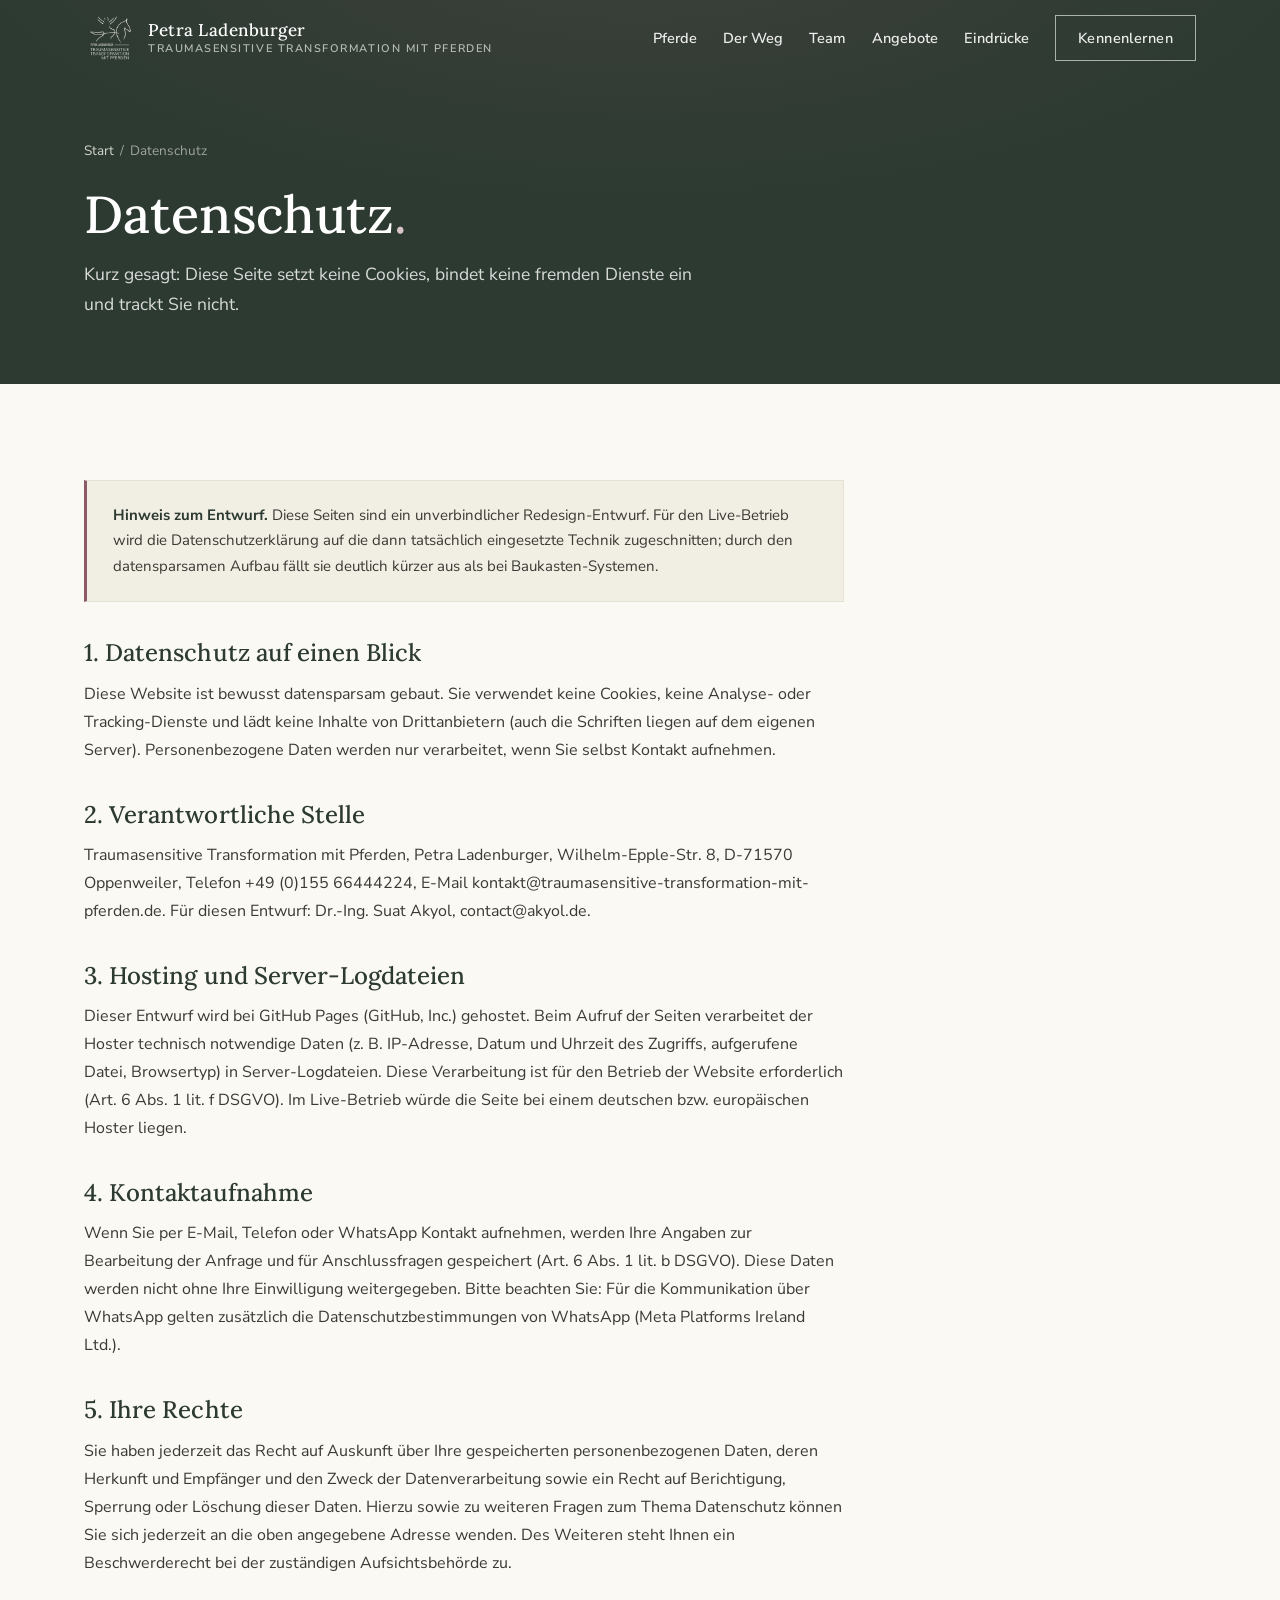
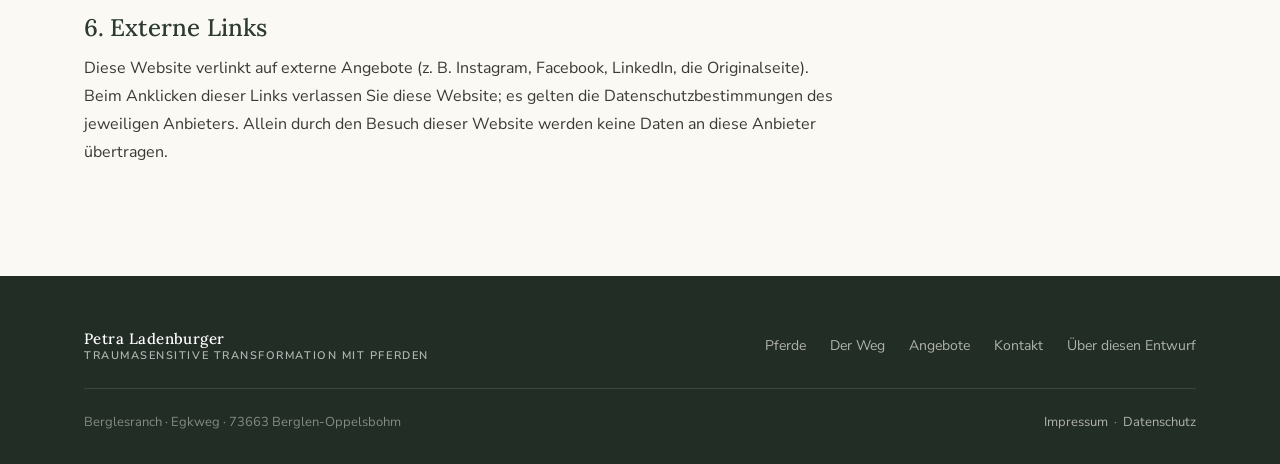
<file: datenschutz.html>
<!doctype html>
<html lang="de">
<head>
<meta charset="utf-8">
<meta name="viewport" content="width=device-width, initial-scale=1">
<meta name="robots" content="noindex, nofollow">
<title>Datenschutz | Traumasensitive Transformation mit Pferden</title>
<meta name="description" content="Datenschutzerklärung des Redesign-Entwurfs für Traumasensitive Transformation mit Pferden.">
<link rel="icon" href="media/favicon-32.png" sizes="32x32">
<link rel="apple-touch-icon" href="media/favicon-180.png">
<link rel="stylesheet" href="css/site.css?v=6">
</head>
<body class="sub">
<a href="#main" class="skip">Zum Inhalt springen</a>

<!-- #chrome:header -->
<header class="nav" id="nav">
  <div class="wrap">
    <a href="index.html#top" class="brand" aria-label="Startseite">
      <img class="logo-hell" src="media/logo-hell.png" alt="" width="52" height="37">
      <img class="logo-dunkel" src="media/logo.png" alt="" width="52" height="37">
      <b>Petra Ladenburger<span>Traumasensitive Transformation mit Pferden</span></b>
    </a>
    <nav class="nav__links" aria-label="Hauptnavigation">
      <a href="index.html#pferde">Pferde</a>
      <a href="index.html#weg">Der Weg</a>
      <a href="index.html#team">Team</a>
      <a href="index.html#angebote">Angebote</a>
      <a href="index.html#eindruecke">Eindrücke</a>
      <a href="index.html#kontakt" class="btn nav__cta">Kennenlernen</a>
    </nav>
    <button class="burger" id="burger" aria-label="Menü öffnen" aria-expanded="false"><span></span><span></span><span></span></button>
  </div>
</header>
<nav class="mmenu" id="mmenu" aria-label="Mobile Navigation" inert>
  <div class="mmenu__links">
    <a href="index.html#pferde">Pferde</a>
    <a href="index.html#weg">Der Weg</a>
    <a href="index.html#team">Team</a>
    <a href="index.html#angebote">Angebote</a>
    <a href="index.html#eindruecke">Eindrücke</a>
    <a href="index.html#kontakt">Kontakt</a>
  </div>
  <div class="mmenu__foot">
    <a class="btn btn--mauve" href="index.html#kontakt">Kostenlos kennenlernen
      <svg viewBox="0 0 24 24" fill="none" stroke="currentColor" stroke-width="2"><path d="M5 12h14M13 6l6 6-6 6"/></svg></a>
    <div class="mmenu__contact">
      <a href="tel:+4915566444224"><svg viewBox="0 0 24 24" fill="none" stroke="currentColor" stroke-width="1.8"><path d="M4 5c0 8 7 15 15 15v-3.5l-4-1.5-2 2a12 12 0 0 1-6-6l2-2L7.5 5H4Z"/></svg>Anrufen</a>
      <a href="https://wa.me/4915566444224" target="_blank" rel="noopener"><svg viewBox="0 0 24 24" fill="none" stroke="currentColor" stroke-width="1.8"><path d="M21 11.5a8.5 8.5 0 0 1-12.4 7.6L3 21l1.9-5.6A8.5 8.5 0 1 1 21 11.5Z"/></svg>WhatsApp</a>
    </div>
    <div class="mmenu__meta">Berglesranch &middot; Berglen-Oppelsbohm</div>
  </div>
</nav>
<!-- /#chrome:header -->

<section class="subhero" id="main">
  <div class="wrap">
    <div class="crumb"><a href="index.html#top">Start</a> &nbsp;/&nbsp; Datenschutz</div>
    <h1 style="margin-top:20px">Datenschutz<span class="dot">.</span></h1>
    <p>Kurz gesagt: Diese Seite setzt keine Cookies, bindet keine fremden Dienste ein und trackt Sie nicht.</p>
  </div>
</section>

<section class="section">
  <div class="wrap">
    <div class="prose" style="max-width:760px">
      <div class="note-box" style="margin-bottom:36px">
        <b>Hinweis zum Entwurf.</b> Diese Seiten sind ein unverbindlicher Redesign-Entwurf. Für den Live-Betrieb wird die Datenschutzerklärung auf die dann tatsächlich eingesetzte Technik zugeschnitten; durch den datensparsamen Aufbau fällt sie deutlich kürzer aus als bei Baukasten-Systemen.
      </div>

      <h2>1. Datenschutz auf einen Blick</h2>
      <p>Diese Website ist bewusst datensparsam gebaut. Sie verwendet keine Cookies, keine Analyse- oder Tracking-Dienste und lädt keine Inhalte von Drittanbietern (auch die Schriften liegen auf dem eigenen Server). Personenbezogene Daten werden nur verarbeitet, wenn Sie selbst Kontakt aufnehmen.</p>

      <h2>2. Verantwortliche Stelle</h2>
      <p>Traumasensitive Transformation mit Pferden, Petra Ladenburger, Wilhelm-Epple-Str. 8, D-71570 Oppenweiler, Telefon +49 (0)155 66444224, E-Mail kontakt@traumasensitive-transformation-mit-pferden.de. Für diesen Entwurf: Dr.-Ing. Suat Akyol, contact@akyol.de.</p>

      <h2>3. Hosting und Server-Logdateien</h2>
      <p>Dieser Entwurf wird bei GitHub Pages (GitHub, Inc.) gehostet. Beim Aufruf der Seiten verarbeitet der Hoster technisch notwendige Daten (z. B. IP-Adresse, Datum und Uhrzeit des Zugriffs, aufgerufene Datei, Browsertyp) in Server-Logdateien. Diese Verarbeitung ist für den Betrieb der Website erforderlich (Art. 6 Abs. 1 lit. f DSGVO). Im Live-Betrieb würde die Seite bei einem deutschen bzw. europäischen Hoster liegen.</p>

      <h2>4. Kontaktaufnahme</h2>
      <p>Wenn Sie per E-Mail, Telefon oder WhatsApp Kontakt aufnehmen, werden Ihre Angaben zur Bearbeitung der Anfrage und für Anschlussfragen gespeichert (Art. 6 Abs. 1 lit. b DSGVO). Diese Daten werden nicht ohne Ihre Einwilligung weitergegeben. Bitte beachten Sie: Für die Kommunikation über WhatsApp gelten zusätzlich die Datenschutzbestimmungen von WhatsApp (Meta Platforms Ireland Ltd.).</p>

      <h2>5. Ihre Rechte</h2>
      <p>Sie haben jederzeit das Recht auf Auskunft über Ihre gespeicherten personenbezogenen Daten, deren Herkunft und Empfänger und den Zweck der Datenverarbeitung sowie ein Recht auf Berichtigung, Sperrung oder Löschung dieser Daten. Hierzu sowie zu weiteren Fragen zum Thema Datenschutz können Sie sich jederzeit an die oben angegebene Adresse wenden. Des Weiteren steht Ihnen ein Beschwerderecht bei der zuständigen Aufsichtsbehörde zu.</p>

      <h2>6. Externe Links</h2>
      <p>Diese Website verlinkt auf externe Angebote (z. B. Instagram, Facebook, LinkedIn, die Originalseite). Beim Anklicken dieser Links verlassen Sie diese Website; es gelten die Datenschutzbestimmungen des jeweiligen Anbieters. Allein durch den Besuch dieser Website werden keine Daten an diese Anbieter übertragen.</p>
    </div>
  </div>
</section>

<!-- #chrome:footer -->
<footer class="foot">
  <div class="wrap">
    <div class="foot__top">
      <a href="index.html#top" class="brand"><b>Petra Ladenburger<span>Traumasensitive Transformation mit Pferden</span></b></a>
      <nav class="foot__nav" aria-label="Footer">
        <a href="index.html#pferde">Pferde</a>
        <a href="index.html#weg">Der Weg</a>
        <a href="index.html#angebote">Angebote</a>
        <a href="index.html#kontakt">Kontakt</a>
        <a href="hinweise.html">Über diesen Entwurf</a>
      </nav>
    </div>
    <div class="foot__bottom">
      <span>Berglesranch &middot; Egkweg &middot; 73663 Berglen-Oppelsbohm</span>
      <span><a href="impressum.html">Impressum</a> &nbsp;&middot;&nbsp; <a href="datenschutz.html">Datenschutz</a></span>
    </div>
  </div>
</footer>
<!-- /#chrome:footer -->

<script src="js/site.js?v=1" defer></script>
</body>
</html>
</file>
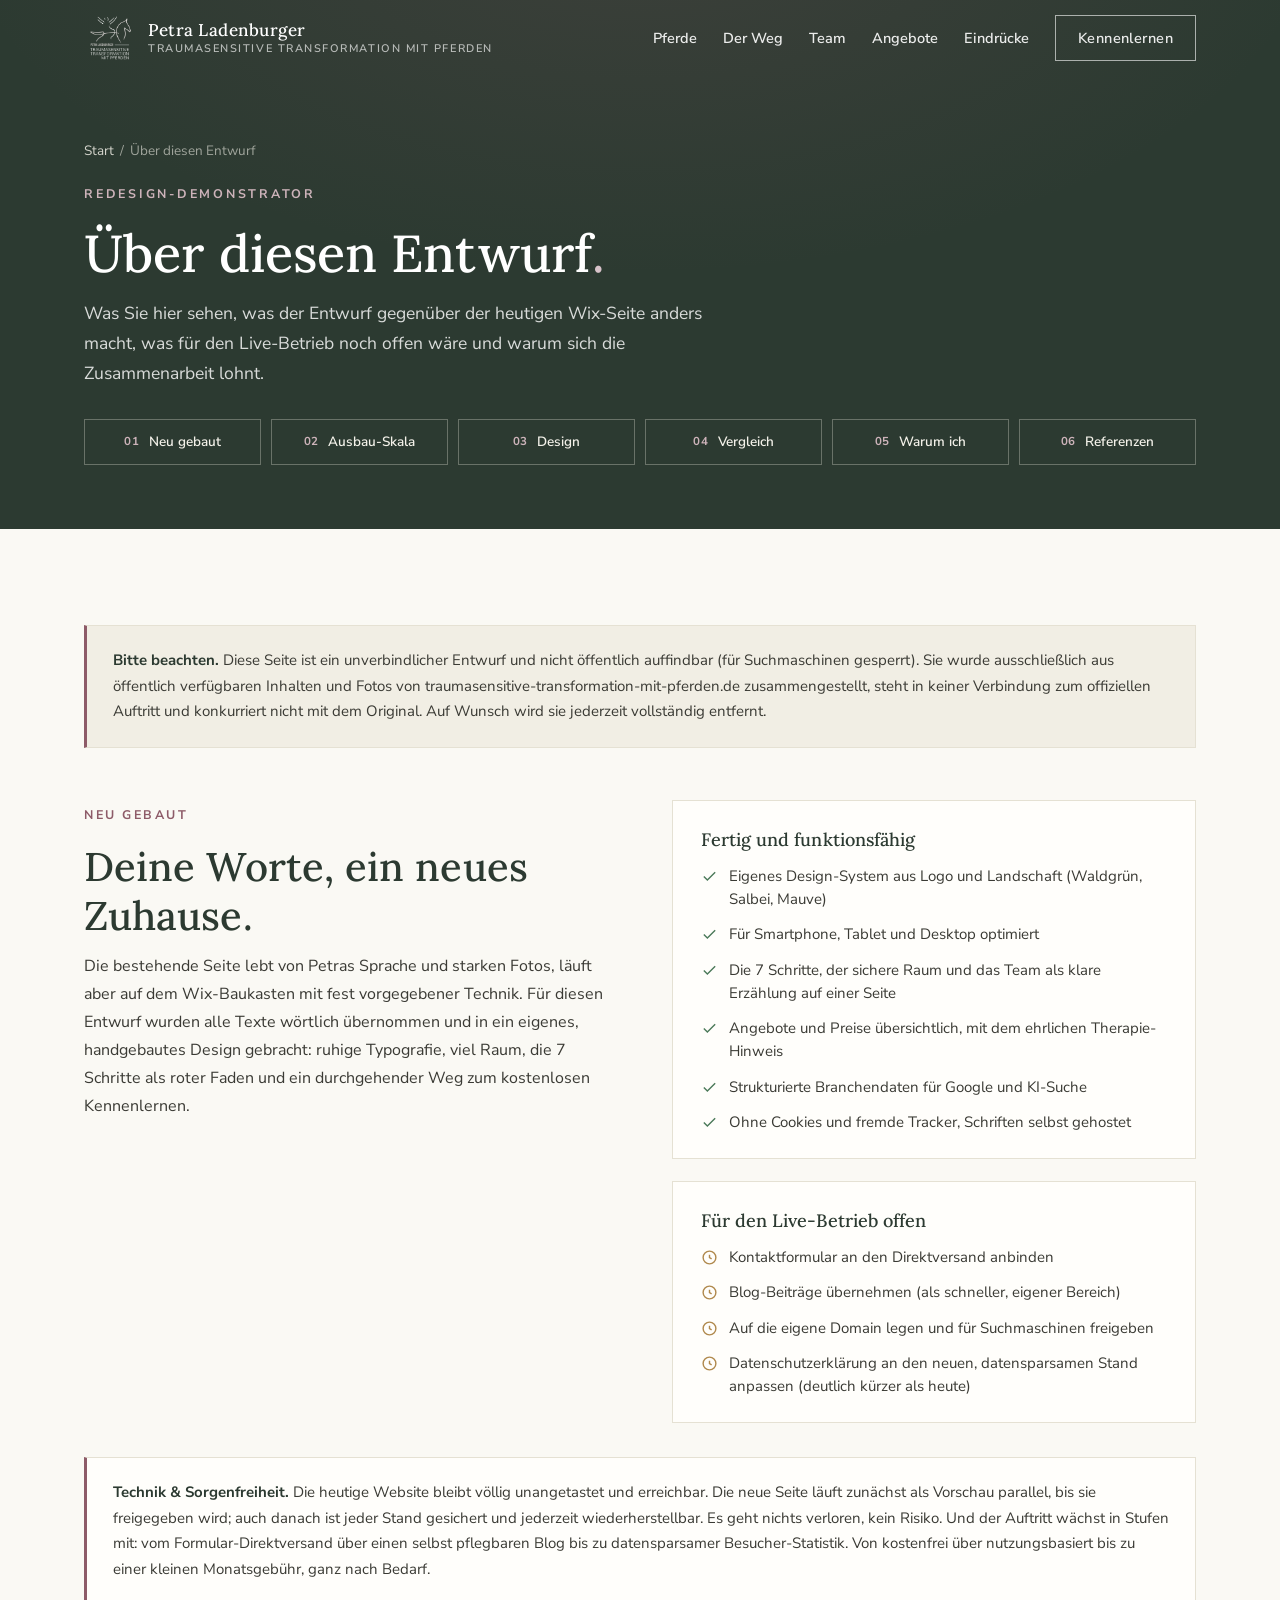
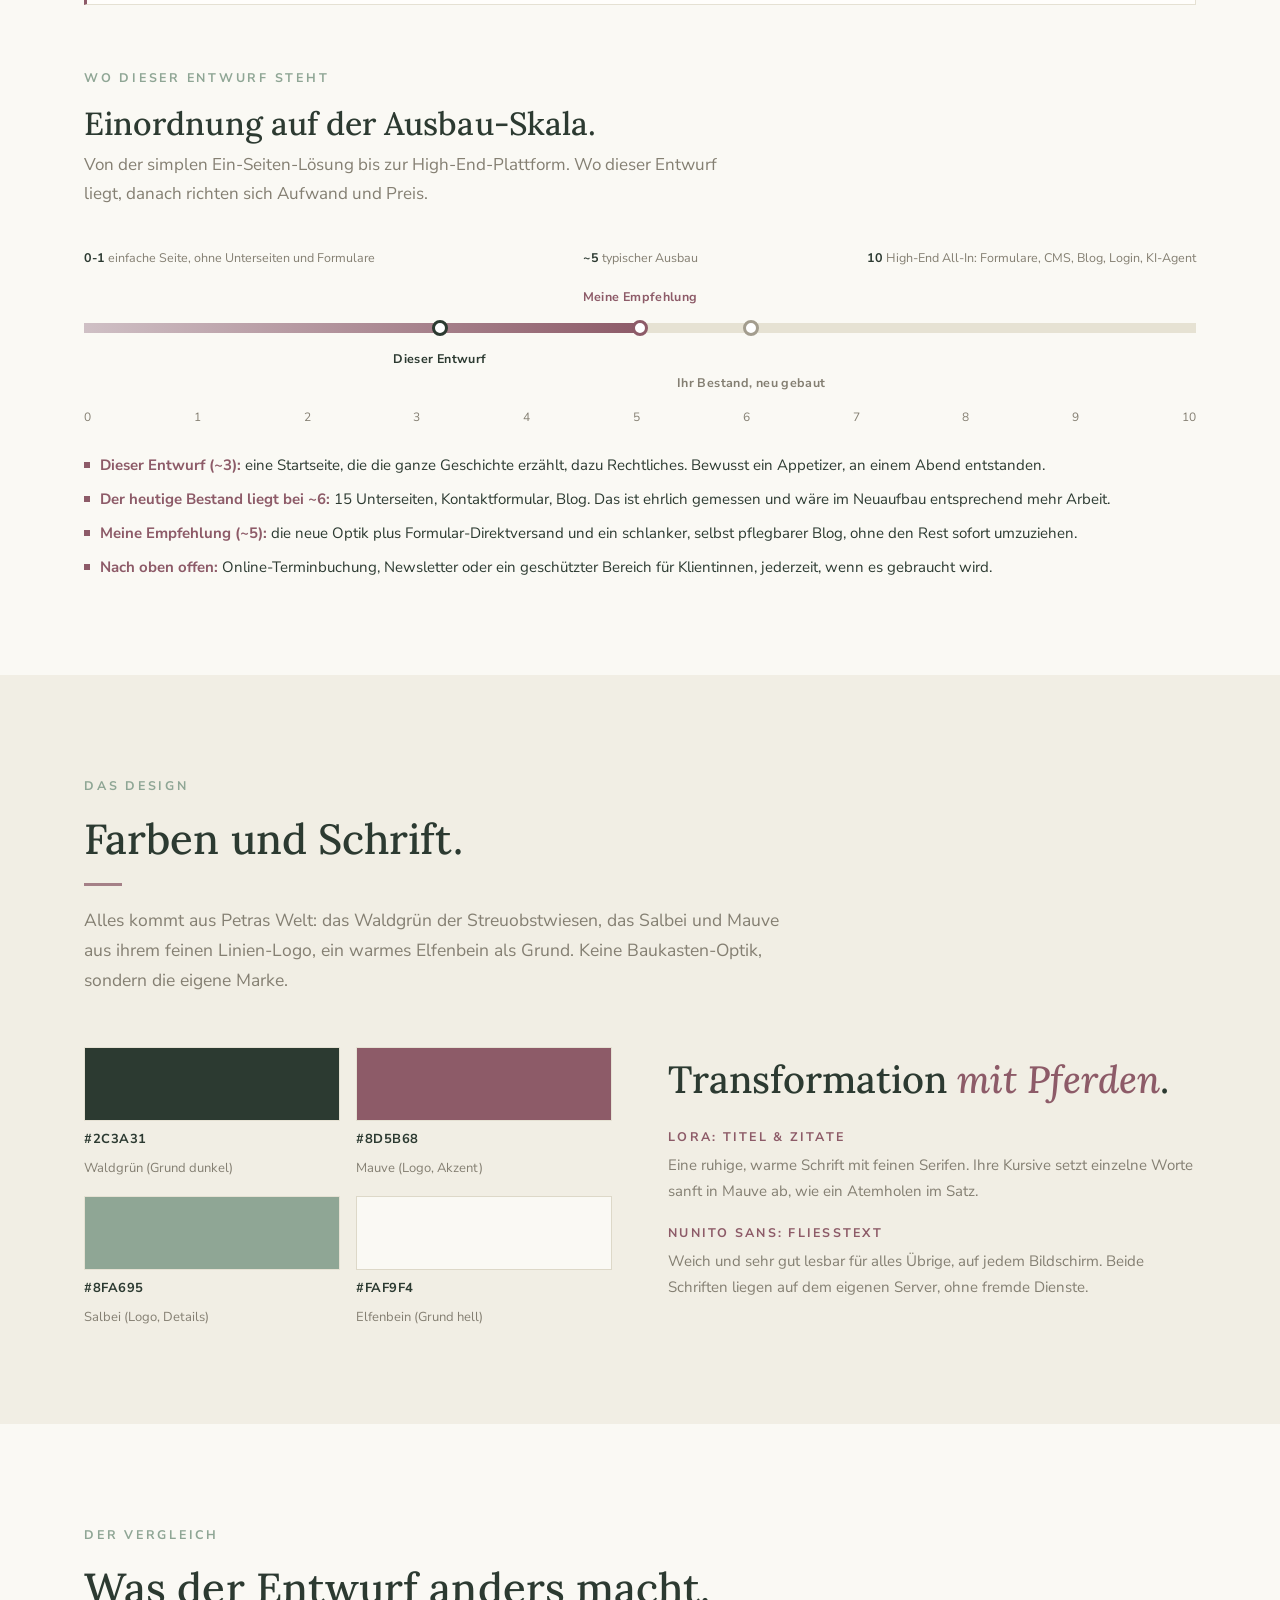
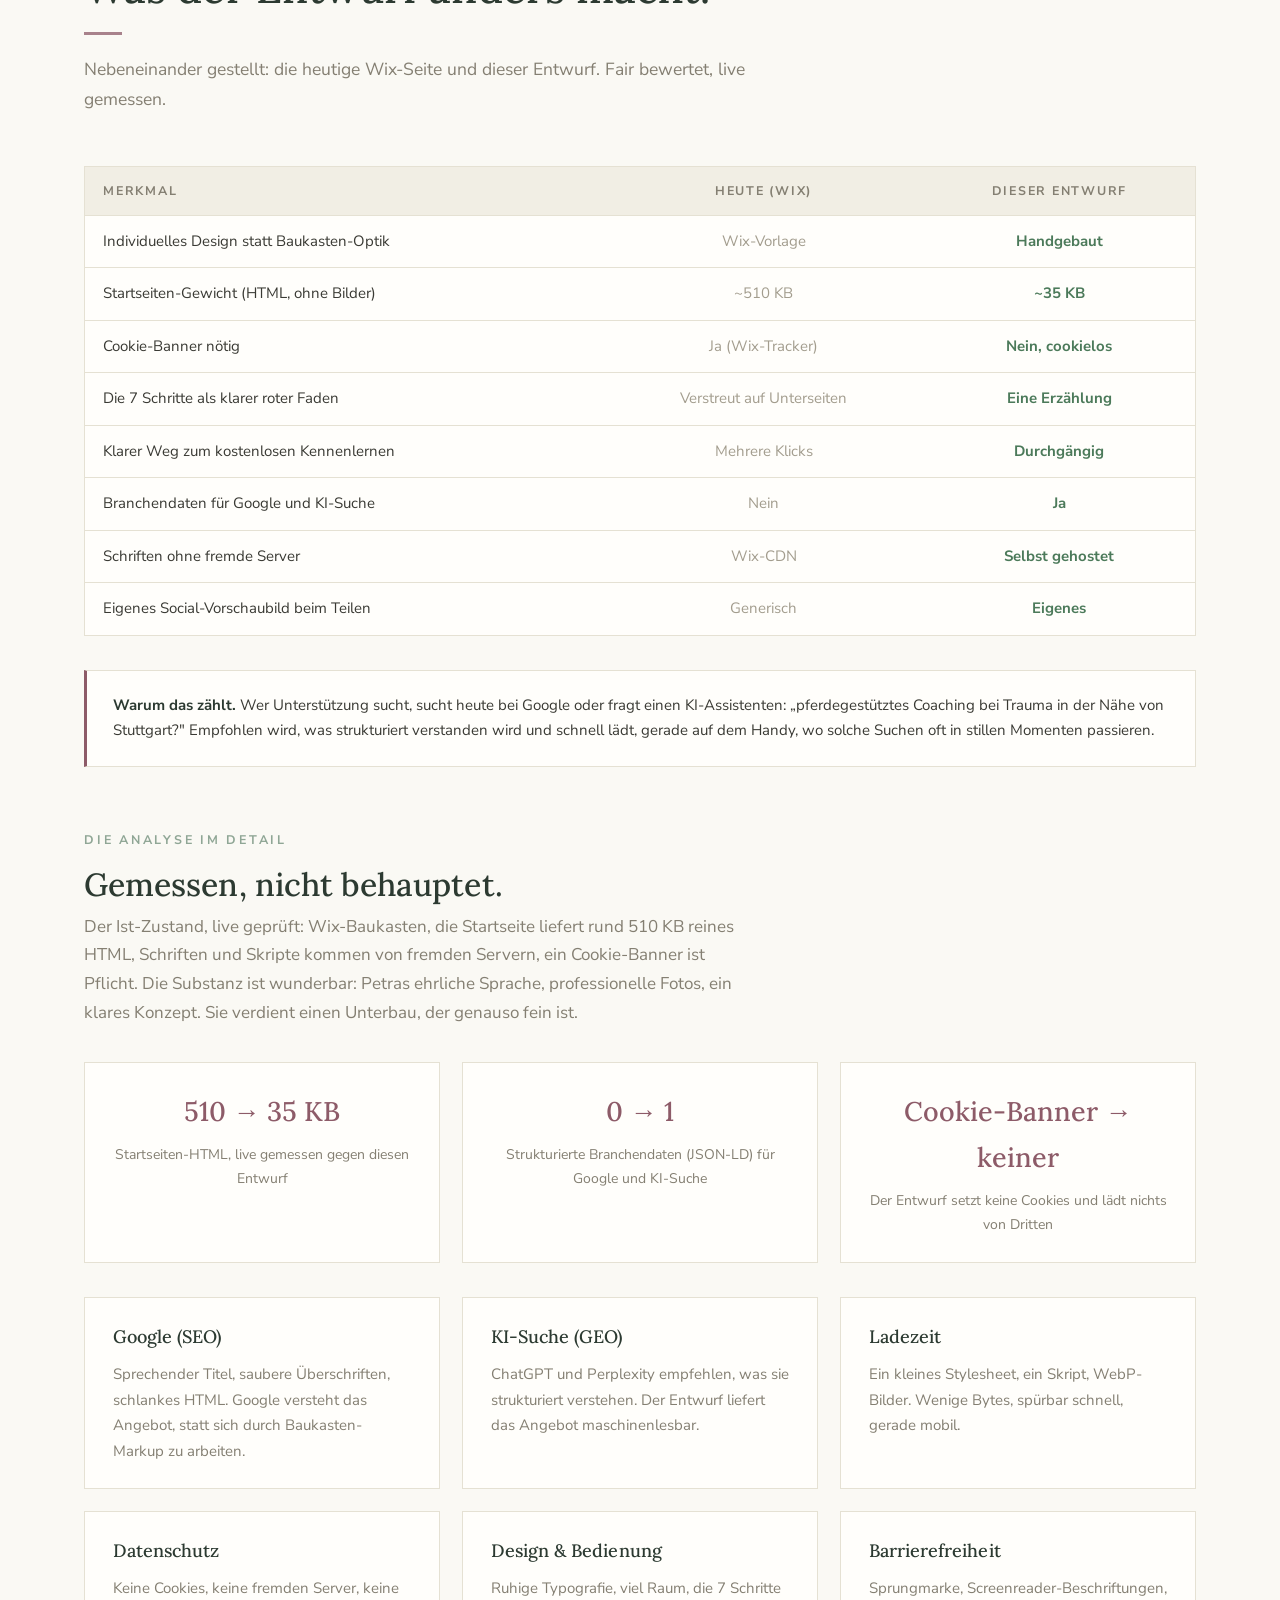
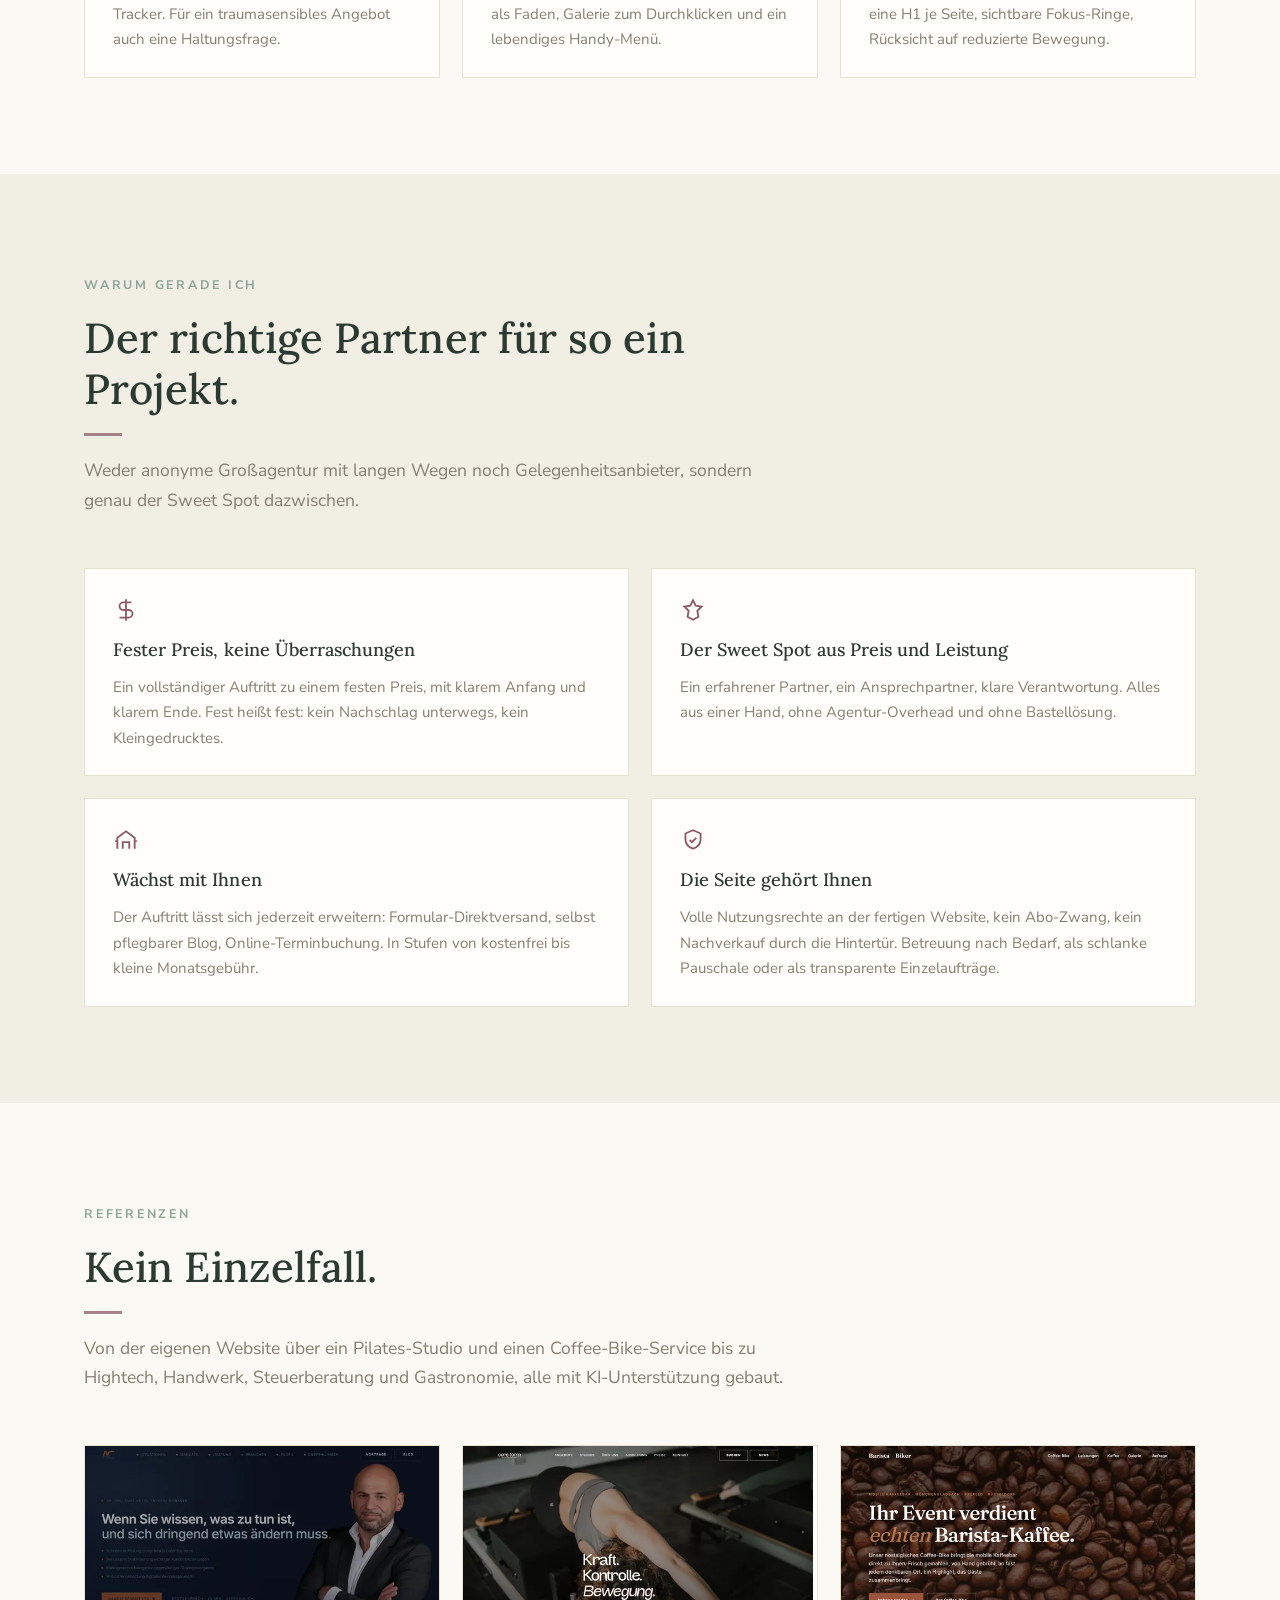
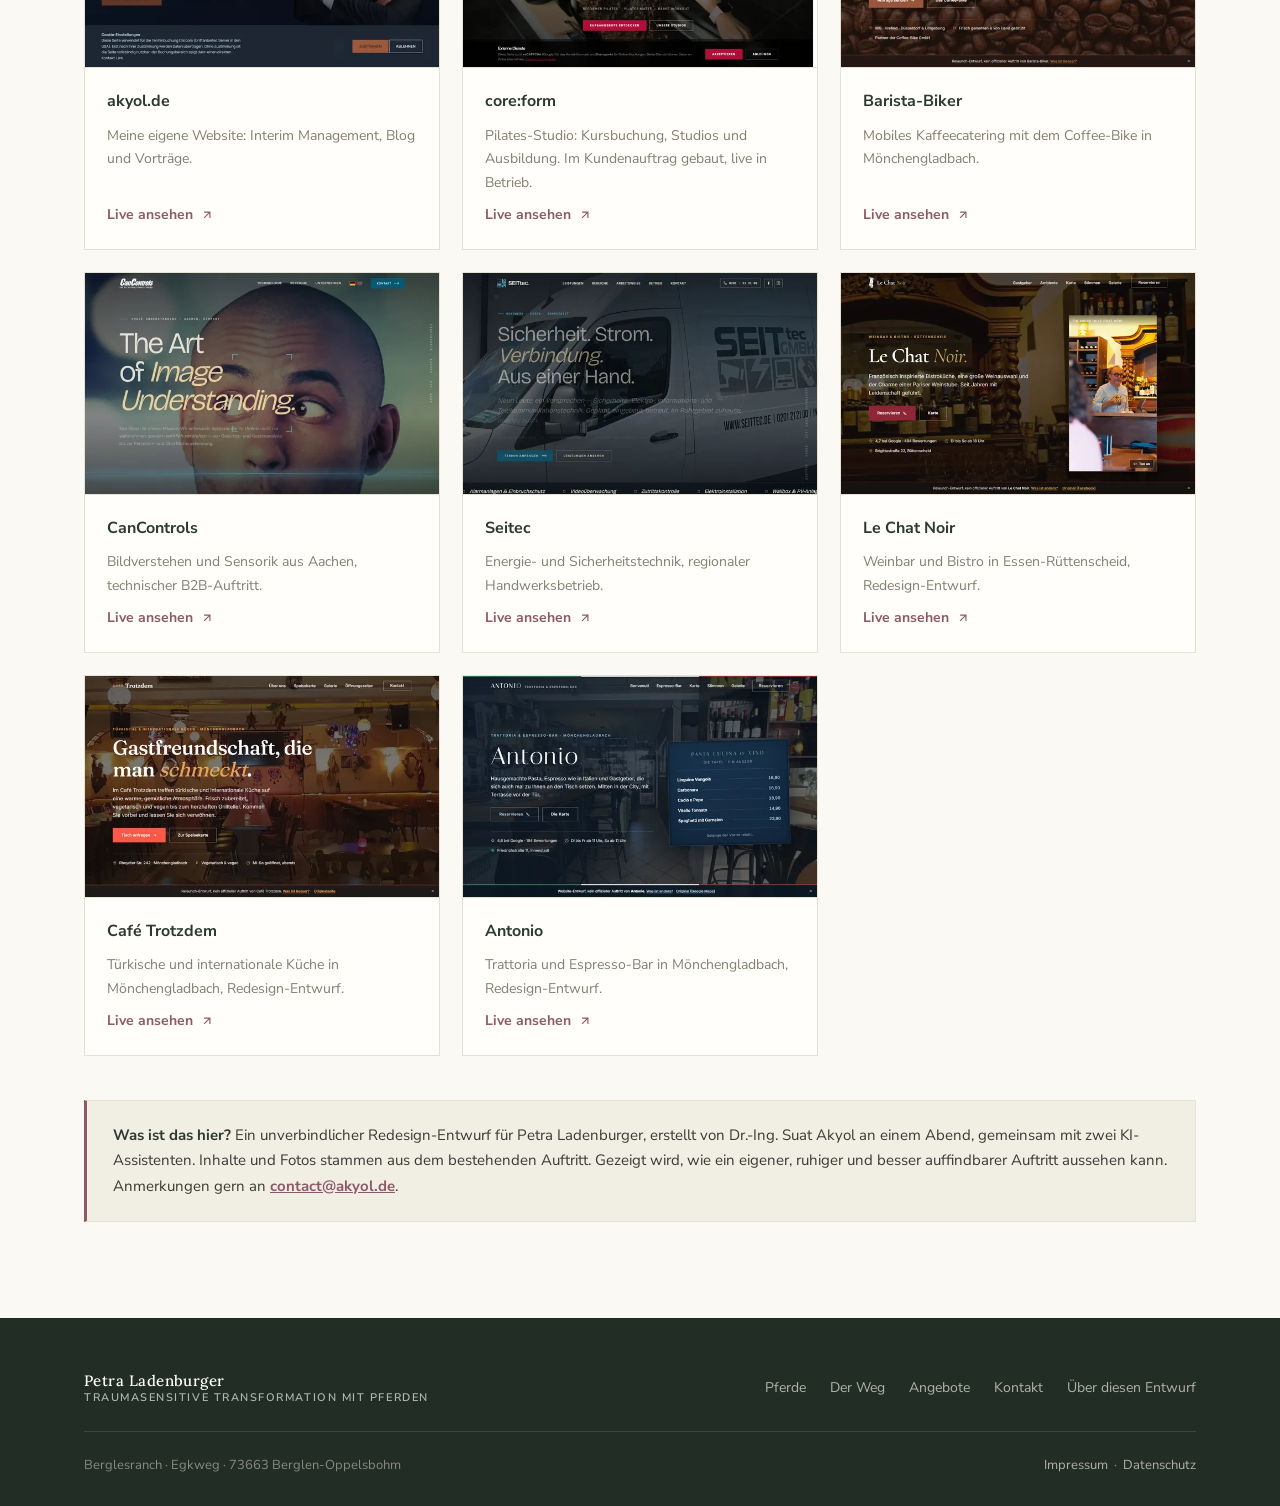
<file: hinweise.html>
<!doctype html>
<html lang="de">
<head>
<meta charset="utf-8">
<meta name="viewport" content="width=device-width, initial-scale=1">
<meta name="robots" content="noindex, nofollow">
<title>Über diesen Entwurf | Traumasensitive Transformation mit Pferden</title>
<meta name="description" content="Redesign-Entwurf für traumasensitive-transformation-mit-pferden.de: was der Entwurf gegenüber der Wix-Seite anders macht, wie er entstand und warum sich die Zusammenarbeit lohnt.">
<link rel="icon" href="media/favicon-32.png" sizes="32x32">
<link rel="apple-touch-icon" href="media/favicon-180.png">
<link rel="stylesheet" href="css/site.css?v=6">
</head>
<body class="sub">
<a href="#main" class="skip">Zum Inhalt springen</a>

<!-- #chrome:header -->
<header class="nav" id="nav">
  <div class="wrap">
    <a href="index.html#top" class="brand" aria-label="Startseite">
      <img class="logo-hell" src="media/logo-hell.png" alt="" width="52" height="37">
      <img class="logo-dunkel" src="media/logo.png" alt="" width="52" height="37">
      <b>Petra Ladenburger<span>Traumasensitive Transformation mit Pferden</span></b>
    </a>
    <nav class="nav__links" aria-label="Hauptnavigation">
      <a href="index.html#pferde">Pferde</a>
      <a href="index.html#weg">Der Weg</a>
      <a href="index.html#team">Team</a>
      <a href="index.html#angebote">Angebote</a>
      <a href="index.html#eindruecke">Eindrücke</a>
      <a href="index.html#kontakt" class="btn nav__cta">Kennenlernen</a>
    </nav>
    <button class="burger" id="burger" aria-label="Menü öffnen" aria-expanded="false"><span></span><span></span><span></span></button>
  </div>
</header>
<nav class="mmenu" id="mmenu" aria-label="Mobile Navigation" inert>
  <div class="mmenu__links">
    <a href="index.html#pferde">Pferde</a>
    <a href="index.html#weg">Der Weg</a>
    <a href="index.html#team">Team</a>
    <a href="index.html#angebote">Angebote</a>
    <a href="index.html#eindruecke">Eindrücke</a>
    <a href="index.html#kontakt">Kontakt</a>
  </div>
  <div class="mmenu__foot">
    <a class="btn btn--mauve" href="index.html#kontakt">Kostenlos kennenlernen
      <svg viewBox="0 0 24 24" fill="none" stroke="currentColor" stroke-width="2"><path d="M5 12h14M13 6l6 6-6 6"/></svg></a>
    <div class="mmenu__contact">
      <a href="tel:+4915566444224"><svg viewBox="0 0 24 24" fill="none" stroke="currentColor" stroke-width="1.8"><path d="M4 5c0 8 7 15 15 15v-3.5l-4-1.5-2 2a12 12 0 0 1-6-6l2-2L7.5 5H4Z"/></svg>Anrufen</a>
      <a href="https://wa.me/4915566444224" target="_blank" rel="noopener"><svg viewBox="0 0 24 24" fill="none" stroke="currentColor" stroke-width="1.8"><path d="M21 11.5a8.5 8.5 0 0 1-12.4 7.6L3 21l1.9-5.6A8.5 8.5 0 1 1 21 11.5Z"/></svg>WhatsApp</a>
    </div>
    <div class="mmenu__meta">Berglesranch &middot; Berglen-Oppelsbohm</div>
  </div>
</nav>
<!-- /#chrome:header -->

<section class="subhero" id="main">
  <div class="wrap">
    <div class="crumb"><a href="index.html#top">Start</a> &nbsp;/&nbsp; Über diesen Entwurf</div>
    <div class="eyebrow" style="margin-top:20px">Redesign-Demonstrator</div>
    <h1>Über diesen Entwurf<span class="dot">.</span></h1>
    <p>Was Sie hier sehen, was der Entwurf gegenüber der heutigen Wix-Seite anders macht, was für den Live-Betrieb noch offen wäre und warum sich die Zusammenarbeit lohnt.</p>
    <div class="toc">
      <a href="#neu"><span class="num">01</span>Neu gebaut</a>
      <a href="#skala"><span class="num">02</span>Ausbau-Skala</a>
      <a href="#design"><span class="num">03</span>Design</a>
      <a href="#vergleich"><span class="num">04</span>Vergleich</a>
      <a href="#warum"><span class="num">05</span>Warum ich</a>
      <a href="#referenzen"><span class="num">06</span>Referenzen</a>
    </div>
  </div>
</section>

<section class="section" id="neu">
  <div class="wrap">
    <div class="note-box" style="margin-bottom:52px">
      <b>Bitte beachten.</b> Diese Seite ist ein unverbindlicher Entwurf und nicht öffentlich auffindbar (für Suchmaschinen gesperrt). Sie wurde ausschließlich aus öffentlich verfügbaren Inhalten und Fotos von traumasensitive-transformation-mit-pferden.de zusammengestellt, steht in keiner Verbindung zum offiziellen Auftritt und konkurriert nicht mit dem Original. Auf Wunsch wird sie jederzeit vollständig entfernt.
    </div>

    <div class="split" style="align-items:start">
      <div>
        <div class="stat">Neu gebaut</div>
        <h2 style="font-size:clamp(26px,3.8vw,40px);color:var(--wald);margin:14px 0 12px">Deine Worte, ein neues Zuhause.</h2>
        <p class="prose">Die bestehende Seite lebt von Petras Sprache und starken Fotos, läuft aber auf dem Wix-Baukasten mit fest vorgegebener Technik. Für diesen Entwurf wurden alle Texte wörtlich übernommen und in ein eigenes, handgebautes Design gebracht: ruhige Typografie, viel Raum, die 7 Schritte als roter Faden und ein durchgehender Weg zum kostenlosen Kennenlernen.</p>
      </div>
      <div class="two" style="grid-template-columns:1fr">
        <div class="card">
          <h3>Fertig und funktionsfähig</h3>
          <ul class="chk">
            <li><svg class="ok" viewBox="0 0 24 24" fill="none" stroke="currentColor" stroke-width="2"><path d="M20 6L9 17l-5-5"/></svg>Eigenes Design-System aus Logo und Landschaft (Waldgrün, Salbei, Mauve)</li>
            <li><svg class="ok" viewBox="0 0 24 24" fill="none" stroke="currentColor" stroke-width="2"><path d="M20 6L9 17l-5-5"/></svg>Für Smartphone, Tablet und Desktop optimiert</li>
            <li><svg class="ok" viewBox="0 0 24 24" fill="none" stroke="currentColor" stroke-width="2"><path d="M20 6L9 17l-5-5"/></svg>Die 7 Schritte, der sichere Raum und das Team als klare Erzählung auf einer Seite</li>
            <li><svg class="ok" viewBox="0 0 24 24" fill="none" stroke="currentColor" stroke-width="2"><path d="M20 6L9 17l-5-5"/></svg>Angebote und Preise übersichtlich, mit dem ehrlichen Therapie-Hinweis</li>
            <li><svg class="ok" viewBox="0 0 24 24" fill="none" stroke="currentColor" stroke-width="2"><path d="M20 6L9 17l-5-5"/></svg>Strukturierte Branchendaten für Google und KI-Suche</li>
            <li><svg class="ok" viewBox="0 0 24 24" fill="none" stroke="currentColor" stroke-width="2"><path d="M20 6L9 17l-5-5"/></svg>Ohne Cookies und fremde Tracker, Schriften selbst gehostet</li>
          </ul>
        </div>
        <div class="card">
          <h3>Für den Live-Betrieb offen</h3>
          <ul class="chk">
            <li><svg class="todo" viewBox="0 0 24 24" fill="none" stroke="currentColor" stroke-width="2"><circle cx="12" cy="12" r="9"/><path d="M12 8v4l3 2"/></svg>Kontaktformular an den Direktversand anbinden</li>
            <li><svg class="todo" viewBox="0 0 24 24" fill="none" stroke="currentColor" stroke-width="2"><circle cx="12" cy="12" r="9"/><path d="M12 8v4l3 2"/></svg>Blog-Beiträge übernehmen (als schneller, eigener Bereich)</li>
            <li><svg class="todo" viewBox="0 0 24 24" fill="none" stroke="currentColor" stroke-width="2"><circle cx="12" cy="12" r="9"/><path d="M12 8v4l3 2"/></svg>Auf die eigene Domain legen und für Suchmaschinen freigeben</li>
            <li><svg class="todo" viewBox="0 0 24 24" fill="none" stroke="currentColor" stroke-width="2"><circle cx="12" cy="12" r="9"/><path d="M12 8v4l3 2"/></svg>Datenschutzerklärung an den neuen, datensparsamen Stand anpassen (deutlich kürzer als heute)</li>
          </ul>
        </div>
      </div>
    </div>

    <div class="note-box" style="margin-top:34px;background:var(--white)">
      <b>Technik &amp; Sorgenfreiheit.</b> Die heutige Website bleibt völlig unangetastet und erreichbar. Die neue Seite läuft zunächst als Vorschau parallel, bis sie freigegeben wird; auch danach ist jeder Stand gesichert und jederzeit wiederherstellbar. Es geht nichts verloren, kein Risiko. Und der Auftritt wächst in Stufen mit: vom Formular-Direktversand über einen selbst pflegbaren Blog bis zu datensparsamer Besucher-Statistik. Von kostenfrei über nutzungsbasiert bis zu einer kleinen Monatsgebühr, ganz nach Bedarf.
    </div>

    <div class="scale" style="margin-top:58px">
      <div class="eyebrow">Wo dieser Entwurf steht</div>
      <h3 id="skala" style="font-size:clamp(24px,3.4vw,32px);color:var(--wald);margin:12px 0 8px;scroll-margin-top:88px">Einordnung auf der Ausbau-Skala.</h3>
      <p style="color:var(--muted);max-width:660px;margin-bottom:40px">Von der simplen Ein-Seiten-Lösung bis zur High-End-Plattform. Wo dieser Entwurf liegt, danach richten sich Aufwand und Preis.</p>
      <div class="scale__caps">
        <span><b>0-1</b> einfache Seite, ohne Unterseiten und Formulare</span>
        <span class="mid"><b>~5</b> typischer Ausbau</span>
        <span class="end"><b>10</b> High-End All-In: Formulare, CMS, Blog, Login, KI-Agent</span>
      </div>
      <div class="scale__track">
        <div class="scale__fill" style="width:50%"></div>
        <div class="scale__mk scale__mk--now" style="left:32%"><i></i><span class="scale__lab">Dieser Entwurf</span></div>
        <div class="scale__mk scale__mk--ist" style="left:60%"><i style="border-color:#a39d8e"></i><span class="scale__lab">Ihr Bestand, neu gebaut</span></div>
        <div class="scale__mk scale__mk--rec" style="left:50%"><i></i><span class="scale__lab">Meine Empfehlung</span></div>
      </div>
      <div class="scale__nums"><span>0</span><span>1</span><span>2</span><span>3</span><span>4</span><span>5</span><span>6</span><span>7</span><span>8</span><span>9</span><span>10</span></div>
      <ul class="scale__why">
        <li><b>Dieser Entwurf (~3):</b> eine Startseite, die die ganze Geschichte erzählt, dazu Rechtliches. Bewusst ein Appetizer, an einem Abend entstanden.</li>
        <li><b>Der heutige Bestand liegt bei ~6:</b> 15 Unterseiten, Kontaktformular, Blog. Das ist ehrlich gemessen und wäre im Neuaufbau entsprechend mehr Arbeit.</li>
        <li><b>Meine Empfehlung (~5):</b> die neue Optik plus Formular-Direktversand und ein schlanker, selbst pflegbarer Blog, ohne den Rest sofort umzuziehen.</li>
        <li><b>Nach oben offen:</b> Online-Terminbuchung, Newsletter oder ein geschützter Bereich für Klientinnen, jederzeit, wenn es gebraucht wird.</li>
      </ul>
    </div>
  </div>
</section>

<section class="section section--sand" id="design">
  <div class="wrap">
    <div class="shead reveal">
      <div class="eyebrow">Das Design</div>
      <h2>Farben und Schrift.</h2>
      <span class="zier"></span>
      <p>Alles kommt aus Petras Welt: das Waldgrün der Streuobstwiesen, das Salbei und Mauve aus ihrem feinen Linien-Logo, ein warmes Elfenbein als Grund. Keine Baukasten-Optik, sondern die eigene Marke.</p>
    </div>
    <div class="ds reveal">
      <div>
        <div class="ds__sw">
          <div class="ds__c"><div class="ds__chip" style="background:#2c3a31"></div><span class="hex">#2C3A31</span><span class="nm">Waldgrün (Grund dunkel)</span></div>
          <div class="ds__c"><div class="ds__chip" style="background:#8d5b68"></div><span class="hex">#8D5B68</span><span class="nm">Mauve (Logo, Akzent)</span></div>
          <div class="ds__c"><div class="ds__chip" style="background:#8fa695"></div><span class="hex">#8FA695</span><span class="nm">Salbei (Logo, Details)</span></div>
          <div class="ds__c"><div class="ds__chip" style="background:#faf9f4;border-color:#ddd8c8"></div><span class="hex">#FAF9F4</span><span class="nm">Elfenbein (Grund hell)</span></div>
        </div>
      </div>
      <div class="ds__type">
        <div class="big">Transformation <em>mit Pferden</em>.</div>
        <div class="cap">Lora: Titel &amp; Zitate</div>
        <p>Eine ruhige, warme Schrift mit feinen Serifen. Ihre Kursive setzt einzelne Worte sanft in Mauve ab, wie ein Atemholen im Satz.</p>
        <div class="cap" style="margin-top:18px">Nunito Sans: Fließtext</div>
        <p>Weich und sehr gut lesbar für alles Übrige, auf jedem Bildschirm. Beide Schriften liegen auf dem eigenen Server, ohne fremde Dienste.</p>
      </div>
    </div>
  </div>
</section>

<section class="section" id="vergleich">
  <div class="wrap">
    <div class="shead reveal">
      <div class="eyebrow">Der Vergleich</div>
      <h2>Was der Entwurf anders macht.</h2>
      <span class="zier"></span>
      <p>Nebeneinander gestellt: die heutige Wix-Seite und dieser Entwurf. Fair bewertet, live gemessen.</p>
    </div>
    <div class="ctable-wrap">
      <table class="ctable">
        <thead><tr><th>Merkmal</th><th class="col-c">Heute (Wix)</th><th class="col-c">Dieser Entwurf</th></tr></thead>
        <tbody>
          <tr><td>Individuelles Design statt Baukasten-Optik</td><td class="col-c no">Wix-Vorlage</td><td class="col-c yes">Handgebaut</td></tr>
          <tr><td>Startseiten-Gewicht (HTML, ohne Bilder)</td><td class="col-c no">~510 KB</td><td class="col-c yes">~35 KB</td></tr>
          <tr><td>Cookie-Banner nötig</td><td class="col-c no">Ja (Wix-Tracker)</td><td class="col-c yes">Nein, cookielos</td></tr>
          <tr><td>Die 7 Schritte als klarer roter Faden</td><td class="col-c no">Verstreut auf Unterseiten</td><td class="col-c yes">Eine Erzählung</td></tr>
          <tr><td>Klarer Weg zum kostenlosen Kennenlernen</td><td class="col-c no">Mehrere Klicks</td><td class="col-c yes">Durchgängig</td></tr>
          <tr><td>Branchendaten für Google und KI-Suche</td><td class="col-c no">Nein</td><td class="col-c yes">Ja</td></tr>
          <tr><td>Schriften ohne fremde Server</td><td class="col-c no">Wix-CDN</td><td class="col-c yes">Selbst gehostet</td></tr>
          <tr><td>Eigenes Social-Vorschaubild beim Teilen</td><td class="col-c no">Generisch</td><td class="col-c yes">Eigenes</td></tr>
        </tbody>
      </table>
    </div>
    <div class="note-box" style="margin-top:34px;background:var(--white)">
      <b>Warum das zählt.</b> Wer Unterstützung sucht, sucht heute bei Google oder fragt einen KI-Assistenten: „pferdegestütztes Coaching bei Trauma in der Nähe von Stuttgart?" Empfohlen wird, was strukturiert verstanden wird und schnell lädt, gerade auf dem Handy, wo solche Suchen oft in stillen Momenten passieren.
    </div>

    <div style="margin-top:58px">
      <div class="eyebrow">Die Analyse im Detail</div>
      <h3 style="font-size:clamp(24px,3.4vw,32px);color:var(--wald);margin:12px 0 8px">Gemessen, nicht behauptet.</h3>
      <p style="color:var(--muted);max-width:660px;margin-bottom:34px">Der Ist-Zustand, live geprüft: Wix-Baukasten, die Startseite liefert rund 510 KB reines HTML, Schriften und Skripte kommen von fremden Servern, ein Cookie-Banner ist Pflicht. Die Substanz ist wunderbar: Petras ehrliche Sprache, professionelle Fotos, ein klares Konzept. Sie verdient einen Unterbau, der genauso fein ist.</p>
    </div>
    <div class="metrics">
      <div class="metric"><div class="big">510 → 35 KB</div><div class="lbl">Startseiten-HTML, live gemessen gegen diesen Entwurf</div></div>
      <div class="metric"><div class="big">0 → 1</div><div class="lbl">Strukturierte Branchendaten (JSON-LD) für Google und KI-Suche</div></div>
      <div class="metric"><div class="big">Cookie-Banner → keiner</div><div class="lbl">Der Entwurf setzt keine Cookies und lädt nichts von Dritten</div></div>
    </div>
    <div class="why">
      <div class="card"><h3>Google (SEO)</h3><p>Sprechender Titel, saubere Überschriften, schlankes HTML. Google versteht das Angebot, statt sich durch Baukasten-Markup zu arbeiten.</p></div>
      <div class="card"><h3>KI-Suche (GEO)</h3><p>ChatGPT und Perplexity empfehlen, was sie strukturiert verstehen. Der Entwurf liefert das Angebot maschinenlesbar.</p></div>
      <div class="card"><h3>Ladezeit</h3><p>Ein kleines Stylesheet, ein Skript, WebP-Bilder. Wenige Bytes, spürbar schnell, gerade mobil.</p></div>
      <div class="card"><h3>Datenschutz</h3><p>Keine Cookies, keine fremden Server, keine Tracker. Für ein traumasensibles Angebot auch eine Haltungsfrage.</p></div>
      <div class="card"><h3>Design &amp; Bedienung</h3><p>Ruhige Typografie, viel Raum, die 7 Schritte als Faden, Galerie zum Durchklicken und ein lebendiges Handy-Menü.</p></div>
      <div class="card"><h3>Barrierefreiheit</h3><p>Sprungmarke, Screenreader-Beschriftungen, eine H1 je Seite, sichtbare Fokus-Ringe, Rücksicht auf reduzierte Bewegung.</p></div>
    </div>
  </div>
</section>

<section class="section section--sand" id="warum">
  <div class="wrap">
    <div class="shead reveal">
      <div class="eyebrow">Warum gerade ich</div>
      <h2>Der richtige Partner für so ein Projekt.</h2>
      <span class="zier"></span>
      <p>Weder anonyme Großagentur mit langen Wegen noch Gelegenheitsanbieter, sondern genau der Sweet Spot dazwischen.</p>
    </div>
    <div class="why why--four">
      <div class="card">
        <svg class="ic" viewBox="0 0 24 24" fill="none" stroke="currentColor" stroke-width="1.7"><path d="M12 2v20M17 5H9.5a3.5 3.5 0 0 0 0 7h5a3.5 3.5 0 0 1 0 7H6"/></svg>
        <h3>Fester Preis, keine Überraschungen</h3>
        <p>Ein vollständiger Auftritt zu einem festen Preis, mit klarem Anfang und klarem Ende. Fest heißt fest: kein Nachschlag unterwegs, kein Kleingedrucktes.</p>
      </div>
      <div class="card">
        <svg class="ic" viewBox="0 0 24 24" fill="none" stroke="currentColor" stroke-width="1.7"><path d="M12 3l2.5 5 5.5.8-4 3.9 1 5.5L12 21l-5-2.8 1-5.5-4-3.9L9.5 8 12 3Z"/></svg>
        <h3>Der Sweet Spot aus Preis und Leistung</h3>
        <p>Ein erfahrener Partner, ein Ansprechpartner, klare Verantwortung. Alles aus einer Hand, ohne Agentur-Overhead und ohne Bastellösung.</p>
      </div>
      <div class="card">
        <svg class="ic" viewBox="0 0 24 24" fill="none" stroke="currentColor" stroke-width="1.7"><path d="M4 20V10l8-6 8 6v10"/><path d="M9 20v-6h6v6"/><path d="M20 13h2M2 13h2"/></svg>
        <h3>Wächst mit Ihnen</h3>
        <p>Der Auftritt lässt sich jederzeit erweitern: Formular-Direktversand, selbst pflegbarer Blog, Online-Terminbuchung. In Stufen von kostenfrei bis kleine Monatsgebühr.</p>
      </div>
      <div class="card">
        <svg class="ic" viewBox="0 0 24 24" fill="none" stroke="currentColor" stroke-width="1.7"><path d="M12 3l7 3v5c0 4.4-3 7.6-7 9-4-1.4-7-4.6-7-9V6l7-3Z"/><path d="M9 12l2 2 4-4"/></svg>
        <h3>Die Seite gehört Ihnen</h3>
        <p>Volle Nutzungsrechte an der fertigen Website, kein Abo-Zwang, kein Nachverkauf durch die Hintertür. Betreuung nach Bedarf, als schlanke Pauschale oder als transparente Einzelaufträge.</p>
      </div>
    </div>
  </div>
</section>

<section class="section" id="referenzen">
  <div class="wrap">
    <div class="shead reveal">
      <div class="eyebrow">Referenzen</div>
      <h2>Kein Einzelfall.</h2>
      <span class="zier"></span>
      <p>Von der eigenen Website über ein Pilates-Studio und einen Coffee-Bike-Service bis zu Hightech, Handwerk, Steuerberatung und Gastronomie, alle mit KI-Unterstützung gebaut.</p>
    </div>
    <div class="refs">
      <div class="ref">
        <img class="ref__shot" src="media/refs/akyol.webp" alt="Startseite von akyol.de" width="640" height="400" loading="lazy" decoding="async">
        <div class="ref__body">
          <h4>akyol.de</h4>
          <p>Meine eigene Website: Interim Management, Blog und Vorträge.</p>
          <a href="https://www.akyol.de" target="_blank" rel="noopener">Live ansehen <svg viewBox="0 0 24 24" fill="none" stroke="currentColor" stroke-width="2"><path d="M7 17L17 7M7 7h10v10"/></svg></a>
        </div>
      </div>
      <div class="ref">
        <img class="ref__shot" src="media/refs/coreform.webp" alt="Startseite von core:form" width="640" height="400" loading="lazy" decoding="async">
        <div class="ref__body">
          <h4>core:form</h4>
          <p>Pilates-Studio: Kursbuchung, Studios und Ausbildung. Im Kundenauftrag gebaut, live in Betrieb.</p>
          <a href="https://www.core-form.de" target="_blank" rel="noopener">Live ansehen <svg viewBox="0 0 24 24" fill="none" stroke="currentColor" stroke-width="2"><path d="M7 17L17 7M7 7h10v10"/></svg></a>
        </div>
      </div>
      <div class="ref">
        <img class="ref__shot" src="media/refs/barista.webp" alt="Startseite des Barista-Biker-Entwurfs" width="640" height="400" loading="lazy" decoding="async">
        <div class="ref__body">
          <h4>Barista-Biker</h4>
          <p>Mobiles Kaffeecatering mit dem Coffee-Bike in Mönchengladbach.</p>
          <a href="https://barista-biker.de/" target="_blank" rel="noopener">Live ansehen <svg viewBox="0 0 24 24" fill="none" stroke="currentColor" stroke-width="2"><path d="M7 17L17 7M7 7h10v10"/></svg></a>
        </div>
      </div>
      <div class="ref">
        <img class="ref__shot" src="media/refs/cancontrols.webp" alt="Startseite von CanControls" width="640" height="400" loading="lazy" decoding="async">
        <div class="ref__body">
          <h4>CanControls</h4>
          <p>Bildverstehen und Sensorik aus Aachen, technischer B2B-Auftritt.</p>
          <a href="https://suak0903.github.io/cancontrols/" target="_blank" rel="noopener">Live ansehen <svg viewBox="0 0 24 24" fill="none" stroke="currentColor" stroke-width="2"><path d="M7 17L17 7M7 7h10v10"/></svg></a>
        </div>
      </div>
      <div class="ref">
        <img class="ref__shot" src="media/refs/seitec.webp" alt="Startseite von Seitec" width="640" height="400" loading="lazy" decoding="async">
        <div class="ref__body">
          <h4>Seitec</h4>
          <p>Energie- und Sicherheitstechnik, regionaler Handwerksbetrieb.</p>
          <a href="https://suak0903.github.io/seitec/" target="_blank" rel="noopener">Live ansehen <svg viewBox="0 0 24 24" fill="none" stroke="currentColor" stroke-width="2"><path d="M7 17L17 7M7 7h10v10"/></svg></a>
        </div>
      </div>
      <div class="ref">
        <img class="ref__shot" src="media/refs/lechatnoir.webp" alt="Startseite des Le-Chat-Noir-Entwurfs" width="640" height="400" loading="lazy" decoding="async">
        <div class="ref__body">
          <h4>Le Chat Noir</h4>
          <p>Weinbar und Bistro in Essen-Rüttenscheid, Redesign-Entwurf.</p>
          <a href="https://suak0903.github.io/le-chat-noir/" target="_blank" rel="noopener">Live ansehen <svg viewBox="0 0 24 24" fill="none" stroke="currentColor" stroke-width="2"><path d="M7 17L17 7M7 7h10v10"/></svg></a>
        </div>
      </div>
      <div class="ref">
        <img class="ref__shot" src="media/refs/cafetrotzdem.webp" alt="Startseite des Café-Trotzdem-Entwurfs" width="640" height="400" loading="lazy" decoding="async">
        <div class="ref__body">
          <h4>Café Trotzdem</h4>
          <p>Türkische und internationale Küche in Mönchengladbach, Redesign-Entwurf.</p>
          <a href="https://suak0903.github.io/cafe-trotzdem/" target="_blank" rel="noopener">Live ansehen <svg viewBox="0 0 24 24" fill="none" stroke="currentColor" stroke-width="2"><path d="M7 17L17 7M7 7h10v10"/></svg></a>
        </div>
      </div>
      <div class="ref">
        <img class="ref__shot" src="media/refs/antonios.webp" alt="Startseite des Antonio-Entwurfs" width="640" height="400" loading="lazy" decoding="async">
        <div class="ref__body">
          <h4>Antonio</h4>
          <p>Trattoria und Espresso-Bar in Mönchengladbach, Redesign-Entwurf.</p>
          <a href="https://suak0903.github.io/antonios/" target="_blank" rel="noopener">Live ansehen <svg viewBox="0 0 24 24" fill="none" stroke="currentColor" stroke-width="2"><path d="M7 17L17 7M7 7h10v10"/></svg></a>
        </div>
      </div>
    </div>
    <div class="note-box" style="margin-top:44px">
      <b>Was ist das hier?</b> Ein unverbindlicher Redesign-Entwurf für Petra Ladenburger, erstellt von Dr.-Ing. Suat Akyol an einem Abend, gemeinsam mit zwei KI-Assistenten. Inhalte und Fotos stammen aus dem bestehenden Auftritt. Gezeigt wird, wie ein eigener, ruhiger und besser auffindbarer Auftritt aussehen kann. Anmerkungen gern an <a href="mailto:contact@akyol.de" style="color:var(--mauve);font-weight:700">contact@akyol.de</a>.
    </div>
  </div>
</section>

<!-- #chrome:footer -->
<footer class="foot">
  <div class="wrap">
    <div class="foot__top">
      <a href="index.html#top" class="brand"><b>Petra Ladenburger<span>Traumasensitive Transformation mit Pferden</span></b></a>
      <nav class="foot__nav" aria-label="Footer">
        <a href="index.html#pferde">Pferde</a>
        <a href="index.html#weg">Der Weg</a>
        <a href="index.html#angebote">Angebote</a>
        <a href="index.html#kontakt">Kontakt</a>
        <a href="hinweise.html">Über diesen Entwurf</a>
      </nav>
    </div>
    <div class="foot__bottom">
      <span>Berglesranch &middot; Egkweg &middot; 73663 Berglen-Oppelsbohm</span>
      <span><a href="impressum.html">Impressum</a> &nbsp;&middot;&nbsp; <a href="datenschutz.html">Datenschutz</a></span>
    </div>
  </div>
</footer>
<!-- /#chrome:footer -->

<button class="toc-top" id="tocTop" type="button" aria-label="Nach oben">
  <svg viewBox="0 0 24 24" fill="none" stroke="currentColor" stroke-width="2"><path d="M12 19V5M6 11l6-6 6 6"/></svg>
</button>

<script src="js/site.js?v=1" defer></script>
</body>
</html>
</file>
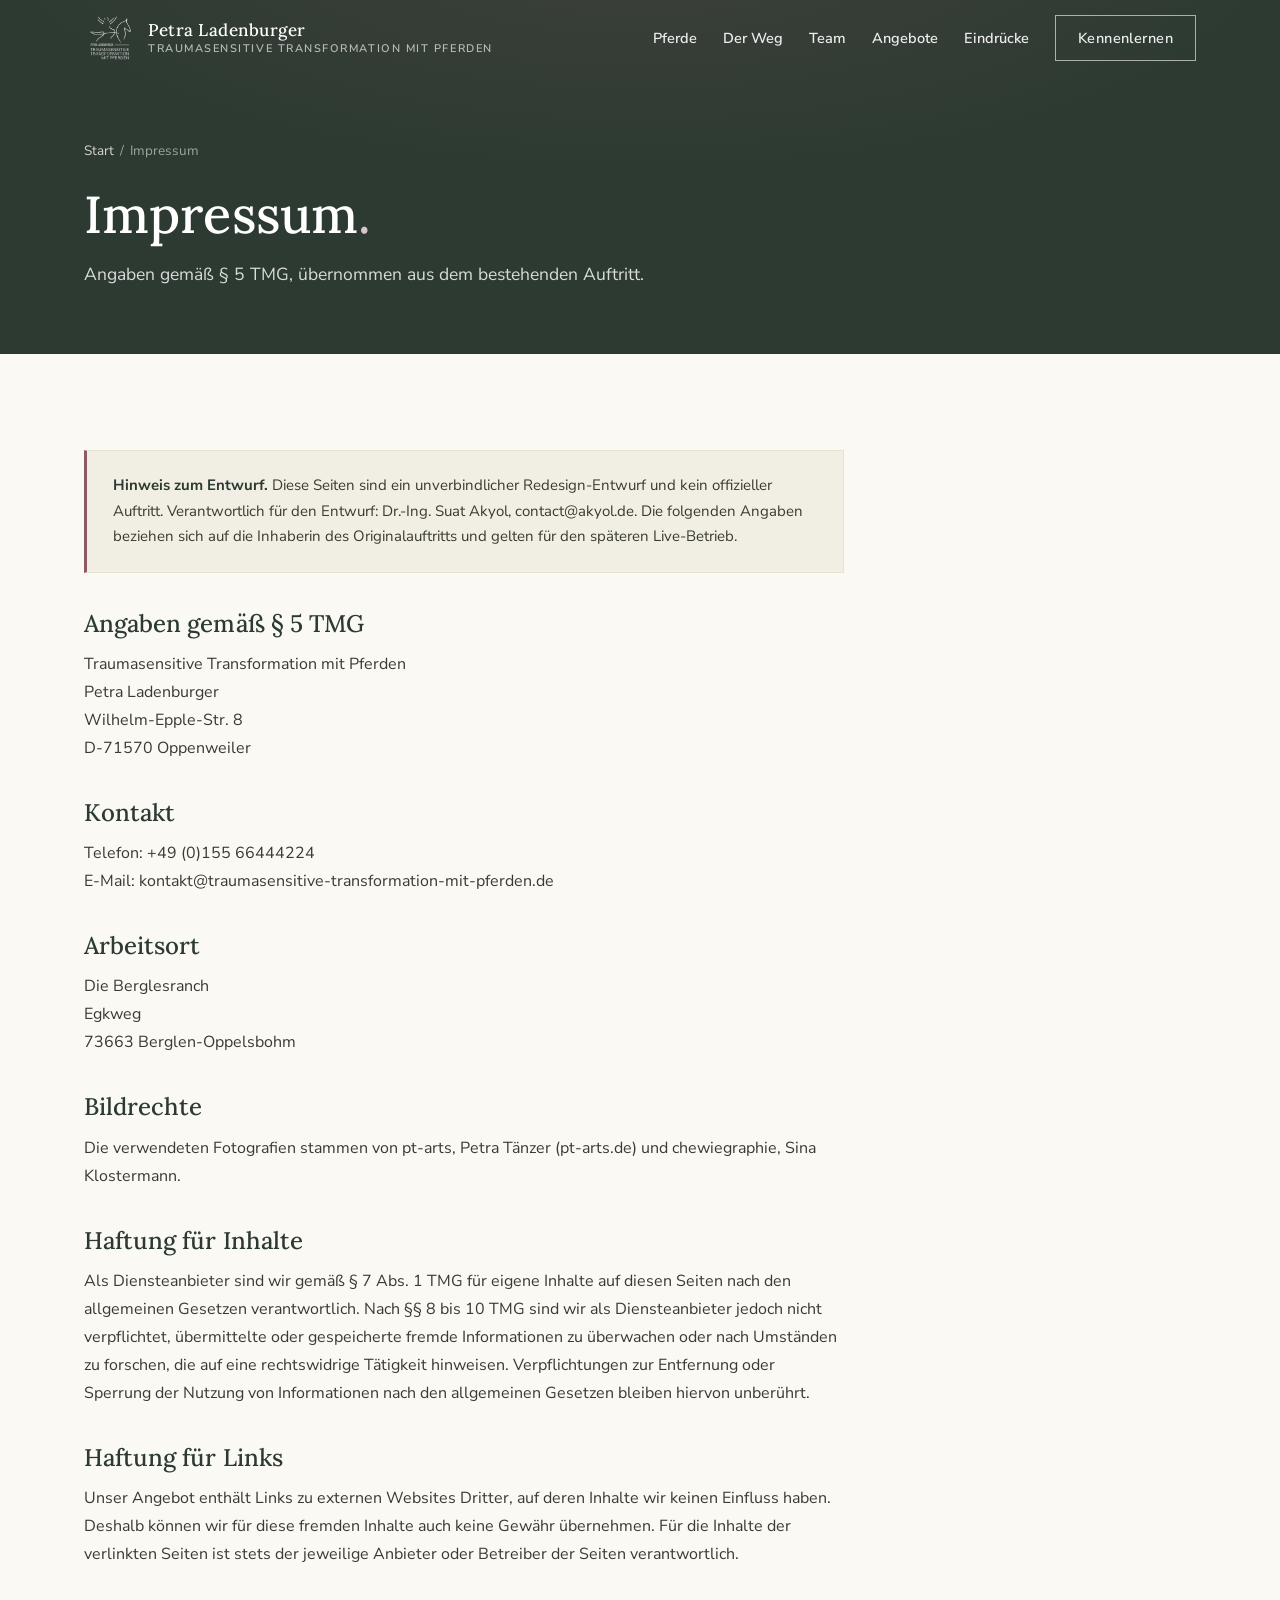
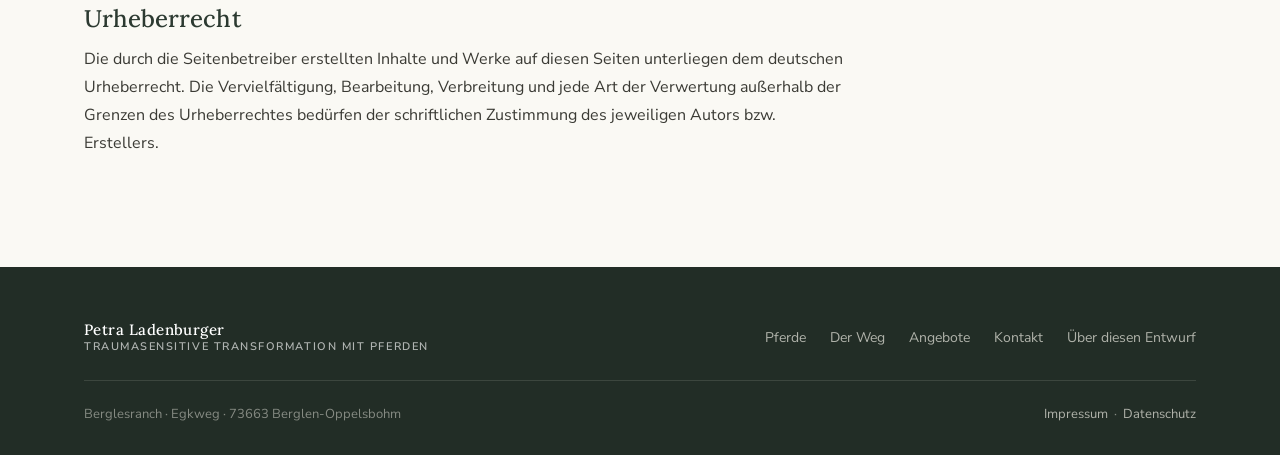
<file: impressum.html>
<!doctype html>
<html lang="de">
<head>
<meta charset="utf-8">
<meta name="viewport" content="width=device-width, initial-scale=1">
<meta name="robots" content="noindex, nofollow">
<title>Impressum | Traumasensitive Transformation mit Pferden</title>
<meta name="description" content="Impressum des Redesign-Entwurfs für Traumasensitive Transformation mit Pferden.">
<link rel="icon" href="media/favicon-32.png" sizes="32x32">
<link rel="apple-touch-icon" href="media/favicon-180.png">
<link rel="stylesheet" href="css/site.css?v=6">
</head>
<body class="sub">
<a href="#main" class="skip">Zum Inhalt springen</a>

<!-- #chrome:header -->
<header class="nav" id="nav">
  <div class="wrap">
    <a href="index.html#top" class="brand" aria-label="Startseite">
      <img class="logo-hell" src="media/logo-hell.png" alt="" width="52" height="37">
      <img class="logo-dunkel" src="media/logo.png" alt="" width="52" height="37">
      <b>Petra Ladenburger<span>Traumasensitive Transformation mit Pferden</span></b>
    </a>
    <nav class="nav__links" aria-label="Hauptnavigation">
      <a href="index.html#pferde">Pferde</a>
      <a href="index.html#weg">Der Weg</a>
      <a href="index.html#team">Team</a>
      <a href="index.html#angebote">Angebote</a>
      <a href="index.html#eindruecke">Eindrücke</a>
      <a href="index.html#kontakt" class="btn nav__cta">Kennenlernen</a>
    </nav>
    <button class="burger" id="burger" aria-label="Menü öffnen" aria-expanded="false"><span></span><span></span><span></span></button>
  </div>
</header>
<nav class="mmenu" id="mmenu" aria-label="Mobile Navigation" inert>
  <div class="mmenu__links">
    <a href="index.html#pferde">Pferde</a>
    <a href="index.html#weg">Der Weg</a>
    <a href="index.html#team">Team</a>
    <a href="index.html#angebote">Angebote</a>
    <a href="index.html#eindruecke">Eindrücke</a>
    <a href="index.html#kontakt">Kontakt</a>
  </div>
  <div class="mmenu__foot">
    <a class="btn btn--mauve" href="index.html#kontakt">Kostenlos kennenlernen
      <svg viewBox="0 0 24 24" fill="none" stroke="currentColor" stroke-width="2"><path d="M5 12h14M13 6l6 6-6 6"/></svg></a>
    <div class="mmenu__contact">
      <a href="tel:+4915566444224"><svg viewBox="0 0 24 24" fill="none" stroke="currentColor" stroke-width="1.8"><path d="M4 5c0 8 7 15 15 15v-3.5l-4-1.5-2 2a12 12 0 0 1-6-6l2-2L7.5 5H4Z"/></svg>Anrufen</a>
      <a href="https://wa.me/4915566444224" target="_blank" rel="noopener"><svg viewBox="0 0 24 24" fill="none" stroke="currentColor" stroke-width="1.8"><path d="M21 11.5a8.5 8.5 0 0 1-12.4 7.6L3 21l1.9-5.6A8.5 8.5 0 1 1 21 11.5Z"/></svg>WhatsApp</a>
    </div>
    <div class="mmenu__meta">Berglesranch &middot; Berglen-Oppelsbohm</div>
  </div>
</nav>
<!-- /#chrome:header -->

<section class="subhero" id="main">
  <div class="wrap">
    <div class="crumb"><a href="index.html#top">Start</a> &nbsp;/&nbsp; Impressum</div>
    <h1 style="margin-top:20px">Impressum<span class="dot">.</span></h1>
    <p>Angaben gemäß § 5 TMG, übernommen aus dem bestehenden Auftritt.</p>
  </div>
</section>

<section class="section">
  <div class="wrap">
    <div class="prose" style="max-width:760px">
      <div class="note-box" style="margin-bottom:36px">
        <b>Hinweis zum Entwurf.</b> Diese Seiten sind ein unverbindlicher Redesign-Entwurf und kein offizieller Auftritt. Verantwortlich für den Entwurf: Dr.-Ing. Suat Akyol, contact@akyol.de. Die folgenden Angaben beziehen sich auf die Inhaberin des Originalauftritts und gelten für den späteren Live-Betrieb.
      </div>

      <h2>Angaben gemäß § 5 TMG</h2>
      <p>Traumasensitive Transformation mit Pferden<br>
      Petra Ladenburger<br>
      Wilhelm-Epple-Str. 8<br>
      D-71570 Oppenweiler</p>

      <h2>Kontakt</h2>
      <p>Telefon: +49 (0)155 66444224<br>
      E-Mail: kontakt@traumasensitive-transformation-mit-pferden.de</p>

      <h2>Arbeitsort</h2>
      <p>Die Berglesranch<br>
      Egkweg<br>
      73663 Berglen-Oppelsbohm</p>

      <h2>Bildrechte</h2>
      <p>Die verwendeten Fotografien stammen von pt-arts, Petra Tänzer (pt-arts.de) und chewiegraphie, Sina Klostermann.</p>

      <h2>Haftung für Inhalte</h2>
      <p>Als Diensteanbieter sind wir gemäß § 7 Abs. 1 TMG für eigene Inhalte auf diesen Seiten nach den allgemeinen Gesetzen verantwortlich. Nach §§ 8 bis 10 TMG sind wir als Diensteanbieter jedoch nicht verpflichtet, übermittelte oder gespeicherte fremde Informationen zu überwachen oder nach Umständen zu forschen, die auf eine rechtswidrige Tätigkeit hinweisen. Verpflichtungen zur Entfernung oder Sperrung der Nutzung von Informationen nach den allgemeinen Gesetzen bleiben hiervon unberührt.</p>

      <h2>Haftung für Links</h2>
      <p>Unser Angebot enthält Links zu externen Websites Dritter, auf deren Inhalte wir keinen Einfluss haben. Deshalb können wir für diese fremden Inhalte auch keine Gewähr übernehmen. Für die Inhalte der verlinkten Seiten ist stets der jeweilige Anbieter oder Betreiber der Seiten verantwortlich.</p>

      <h2>Urheberrecht</h2>
      <p>Die durch die Seitenbetreiber erstellten Inhalte und Werke auf diesen Seiten unterliegen dem deutschen Urheberrecht. Die Vervielfältigung, Bearbeitung, Verbreitung und jede Art der Verwertung außerhalb der Grenzen des Urheberrechtes bedürfen der schriftlichen Zustimmung des jeweiligen Autors bzw. Erstellers.</p>
    </div>
  </div>
</section>

<!-- #chrome:footer -->
<footer class="foot">
  <div class="wrap">
    <div class="foot__top">
      <a href="index.html#top" class="brand"><b>Petra Ladenburger<span>Traumasensitive Transformation mit Pferden</span></b></a>
      <nav class="foot__nav" aria-label="Footer">
        <a href="index.html#pferde">Pferde</a>
        <a href="index.html#weg">Der Weg</a>
        <a href="index.html#angebote">Angebote</a>
        <a href="index.html#kontakt">Kontakt</a>
        <a href="hinweise.html">Über diesen Entwurf</a>
      </nav>
    </div>
    <div class="foot__bottom">
      <span>Berglesranch &middot; Egkweg &middot; 73663 Berglen-Oppelsbohm</span>
      <span><a href="impressum.html">Impressum</a> &nbsp;&middot;&nbsp; <a href="datenschutz.html">Datenschutz</a></span>
    </div>
  </div>
</footer>
<!-- /#chrome:footer -->

<script src="js/site.js?v=1" defer></script>
</body>
</html>
</file>
<file: css/site.css>
/* PETRA LADENBURGER - Traumasensitive Transformation mit Pferden. Redesign-Entwurf.
   Design-System "Sanfte Erde": Waldgruen + Salbei + Mauve (aus dem Logo) auf warmem Elfenbein.
   Schriften: Lora (ruhige Serif, Variable + Italic) + Nunito Sans (Body). */

@font-face{font-family:'Lora';font-style:normal;font-weight:400 700;font-display:swap;src:url('../font/lora.woff2') format('woff2')}
@font-face{font-family:'Lora';font-style:italic;font-weight:400 700;font-display:swap;src:url('../font/lora-italic.woff2') format('woff2')}
@font-face{font-family:'Nunito Sans';font-style:normal;font-weight:400;font-display:swap;src:url('../font/nunito-400.woff2') format('woff2')}
@font-face{font-family:'Nunito Sans';font-style:normal;font-weight:600;font-display:swap;src:url('../font/nunito-600.woff2') format('woff2')}
@font-face{font-family:'Nunito Sans';font-style:normal;font-weight:700;font-display:swap;src:url('../font/nunito-700.woff2') format('woff2')}

:root{
  --wald:#2c3a31;       /* dunkles Waldgruen: Hero-Overlay, dunkle Sektionen, Footer */
  --wald-2:#374739;     /* dunkle Karte */
  --wald-3:#44553f;     /* Hairline auf dunkel */
  --mauve:#8d5b68;      /* AKZENT Mauve (aus dem Logo): CTA, em, Marker */
  --mauve-d:#71454f;    /* Akzent dunkler (Hover) */
  --salbei:#8fa695;     /* Salbei (Logo-Gruen): Sekundaerakzent, Details */
  --elfen:#faf9f4;      /* Grund-BG warmes Elfenbein */
  --sand:#f1eee4;       /* Sektions-BG */
  --white:#fffefb;
  --ink:#3a3a34;        /* Fliesstext */
  --muted:#847f72;      /* gedaempft */
  --line:#e5e1d3;       /* Haarlinie */
  --wrap:1160px;
  --ease:cubic-bezier(.22,1,.36,1);
  --nav-h:76px;
}

*,*::before,*::after{box-sizing:border-box}
html{-webkit-text-size-adjust:100%;scroll-behavior:smooth;overflow-x:clip}
html,*{-webkit-tap-highlight-color:transparent}
body{
  margin:0;background:var(--elfen);color:var(--ink);
  font-family:'Nunito Sans',system-ui,-apple-system,Segoe UI,sans-serif;
  font-size:17px;line-height:1.7;font-weight:400;
  overflow-x:clip;overflow-wrap:break-word;
}
img{max-width:100%;height:auto;display:block}
a{color:var(--mauve)}
::selection{background:rgba(141,91,104,.2)}
::-moz-selection{background:rgba(141,91,104,.2)}
.wrap{max-width:var(--wrap);margin:0 auto;padding:0 24px}
.skip{position:absolute;left:-9999px;top:0;background:var(--wald);color:#fff;padding:10px 16px;z-index:200}
.skip:focus{left:0}

h1,h2,h3{font-family:'Lora',serif;font-weight:500;letter-spacing:.002em;line-height:1.22;margin:0}
h1 em,h2 em,h3 em{font-style:italic;color:var(--mauve)}
.on-dark h2 em,.on-dark h3 em{color:#cdb3ba}
p{margin:0 0 1em}
.lead{font-size:19px;line-height:1.7}
.muted{color:var(--muted)}
.eyebrow{
  display:inline-block;font-size:12.5px;font-weight:700;
  letter-spacing:.22em;text-transform:uppercase;color:var(--salbei);
}
.zier{display:block;width:38px;height:3px;background:var(--mauve);margin-top:18px;opacity:.75}
.shead.center .zier{margin-left:auto;margin-right:auto}

/* ---------- Buttons ---------- */
.btn{
  display:inline-flex;align-items:center;justify-content:center;gap:10px;
  padding:14px 32px;border:1px solid transparent;
  font-size:15px;font-weight:600;letter-spacing:.03em;text-decoration:none;
  cursor:pointer;transition:background .3s var(--ease),color .3s var(--ease),border-color .3s var(--ease),transform .16s ease-out;
  border-radius:0;background:none;font-family:'Nunito Sans';
}
.btn svg{width:17px;height:17px;flex:0 0 auto}
.btn--mauve{background:var(--mauve);color:#fff;border-color:var(--mauve)}
.btn--mauve:hover{background:var(--mauve-d);border-color:var(--mauve-d)}
.btn--ghost{border-color:rgba(255,255,255,.6);color:#fff}
.btn--ghost:hover{background:rgba(255,255,255,.14);border-color:rgba(255,255,255,.9)}
.btn--dark{border-color:var(--wald);color:var(--wald)}
.btn--dark:hover{background:var(--wald);color:#fff}
.btn:active{transform:scale(.97)}

/* ---------- Navigation ---------- */
.nav{
  /* sticky statt fixed: springt beim Ein-/Ausfahren der mobilen Browserleiste nicht über den Rand */
  position:sticky;top:0;z-index:100;height:var(--nav-h);
  margin-bottom:calc(-1 * var(--nav-h));
  display:flex;align-items:center;
  transition:background .35s var(--ease),box-shadow .35s var(--ease);
}
.nav .wrap{display:flex;align-items:center;justify-content:space-between;width:100%}
.brand{display:flex;align-items:center;gap:12px;text-decoration:none;transition:transform .28s var(--ease);transform-origin:center}
.brand:hover{transform:scale(1.05)}
.brand img{width:52px;height:auto}
.brand b{
  font-family:'Lora',serif;font-weight:500;font-size:17px;letter-spacing:.03em;
  color:#fff;transition:color .35s var(--ease);line-height:1.25;
}
.brand b span{display:block;font-size:11px;font-family:'Nunito Sans';font-weight:600;letter-spacing:.14em;text-transform:uppercase;color:rgba(255,255,255,.65);transition:color .35s var(--ease)}
.nav__links{display:flex;align-items:center;gap:26px}
.nav__links a{
  position:relative;color:rgba(255,255,255,.9);text-decoration:none;
  font-size:14.5px;font-weight:600;transition:color .3s var(--ease);
}
.nav__links a::after{
  content:"";position:absolute;left:0;right:100%;bottom:-6px;height:1.5px;
  background:#cdb3ba;transition:right .32s var(--ease);
}
.nav__links a:hover::after,.nav__links a.active::after{right:0}
.nav__links a.nav__cta{padding:10px 22px;border:1px solid rgba(255,255,255,.6)}
.nav__links a.nav__cta::after{display:none}
.nav__links a.nav__cta:hover{background:rgba(255,255,255,.14)}
.nav.scrolled{background:rgba(250,249,244,.93);backdrop-filter:blur(14px) saturate(140%);box-shadow:0 1px 0 var(--line)}
.nav.scrolled .brand b{color:var(--wald)}
.nav.scrolled .brand b span{color:var(--muted)}
.nav.scrolled .nav__links a{color:var(--ink)}
.nav.scrolled .nav__links a::after{background:var(--mauve)}
.nav.scrolled .nav__links a.nav__cta{border-color:var(--mauve);color:var(--mauve)}
.nav.scrolled .nav__links a.nav__cta:hover{background:rgba(141,91,104,.08)}

.burger{
  display:none;width:44px;height:44px;background:none;border:0;cursor:pointer;
  flex-direction:column;justify-content:center;align-items:center;gap:6px;z-index:130;
}
.burger span{display:block;width:26px;height:2px;background:#fff;transition:transform .3s var(--ease),opacity .3s var(--ease),background .3s var(--ease)}
.nav.scrolled .burger span{background:var(--wald)}
.nav.menu-open .burger span{background:#fff}
.nav.menu-open .burger span:nth-child(1){transform:translateY(8px) rotate(45deg)}
.nav.menu-open .burger span:nth-child(2){opacity:0}
.nav.menu-open .burger span:nth-child(3){transform:translateY(-8px) rotate(-45deg)}
/* Bei offenem Menue fixed: body overflow:hidden (Scroll-Lock) bricht sticky, Header bliebe sonst oben im Dokument */
.nav.menu-open{position:fixed;top:0;left:0;right:0;margin-bottom:0;background:none;box-shadow:none;backdrop-filter:none;z-index:130}
.nav.menu-open .brand b{color:#fff}
.nav.menu-open .brand b span{color:rgba(255,255,255,.65)}
.brand .logo-dunkel{display:none}
.nav.scrolled .logo-hell{display:none}
.nav.scrolled .logo-dunkel{display:block}
.nav.menu-open .logo-hell{display:block}
.nav.menu-open .logo-dunkel{display:none}

/* Mobiles Menue: Glas auf Waldgruen */
.mmenu{
  position:fixed;inset:0;z-index:110;height:100lvh;
  background:rgba(37,49,41,.86);backdrop-filter:blur(20px) saturate(140%);
  display:flex;flex-direction:column;justify-content:center;
  padding:calc(var(--nav-h) + 12px) 30px 34px;
  transform:translateX(102%);transition:transform .42s var(--ease);
  overflow-y:auto;overscroll-behavior:contain;
}
.mmenu.open{transform:none}
.mmenu::before{
  content:"";position:absolute;top:calc(var(--nav-h) - 1px);left:30px;right:30px;height:1px;
  background:rgba(250,249,244,.18);
}
.mmenu__links{display:flex;flex-direction:column;gap:4px;margin:auto 0 26px}
.mmenu__links a{
  display:block;text-decoration:none;font-family:'Lora',serif;font-weight:500;
  font-size:clamp(23px,5.8vw,28px);color:#f3f1e9;padding:10px 0 10px 2px;
  border-bottom:1px solid rgba(243,241,233,.14);
  transition:color .3s var(--ease),padding-left .3s var(--ease);
  opacity:0;transform:translateY(14px);
}
.mmenu__links a:last-child{border-bottom:0}
.mmenu.open .mmenu__links a{animation:mmin .5s var(--ease) forwards}
.mmenu.open .mmenu__links a:nth-child(1){animation-delay:.06s}
.mmenu.open .mmenu__links a:nth-child(2){animation-delay:.11s}
.mmenu.open .mmenu__links a:nth-child(3){animation-delay:.16s}
.mmenu.open .mmenu__links a:nth-child(4){animation-delay:.21s}
.mmenu.open .mmenu__links a:nth-child(5){animation-delay:.26s}
.mmenu.open .mmenu__links a:nth-child(6){animation-delay:.31s}
@keyframes mmin{to{opacity:1;transform:none}}
.mmenu__links a:hover{color:#fff;padding-left:12px}
.mmenu__foot{display:flex;flex-direction:column;gap:14px;margin-bottom:auto}
.mmenu__foot .btn{width:100%}
.mmenu__contact{display:grid;grid-template-columns:1fr 1fr;gap:10px}
.mmenu__contact a{
  display:inline-flex;align-items:center;justify-content:center;gap:8px;
  border:1px solid rgba(243,241,233,.3);color:#f3f1e9;text-decoration:none;
  font-size:14px;font-weight:600;padding:11px 10px;transition:background .3s var(--ease);
}
.mmenu__contact a:hover{background:rgba(255,255,255,.1)}
.mmenu__contact svg{width:16px;height:16px}
.mmenu__meta{text-align:center;font-size:13px;color:rgba(243,241,233,.55)}

/* ---------- Hero ---------- */
.hero{
  position:relative;min-height:100svh;display:flex;align-items:flex-end;
  background:var(--wald);overflow:hidden;padding:calc(var(--nav-h) + 30px) 0 88px;
}
.hero__bg{
  position:absolute;left:0;right:0;top:-16%;height:132%;z-index:0;
  background:url('../media/hero.webp') center 30%/cover no-repeat;
  will-change:transform;backface-visibility:hidden;
}
.hero__bg::after{
  content:"";position:absolute;inset:0;
  background:linear-gradient(180deg,rgba(30,42,35,.5) 0%,rgba(30,42,35,.18) 42%,rgba(24,34,28,.85) 100%);
}
.hero .wrap{position:relative;z-index:1;width:100%}
.hero__inner{color:#fff;max-width:760px}
.hero__eyebrow{color:#e9e4d5}
.hero h1{
  font-size:clamp(36px,5.6vw,62px);font-weight:500;color:#fff;margin:16px 0 0;
}
.hero h1 em{font-style:italic;color:#d8c3ca}
.hero__sub{font-size:clamp(17px,2vw,19.5px);line-height:1.7;color:rgba(255,255,255,.92);max-width:56ch;margin:20px 0 0}
.hero__cta{display:flex;gap:14px;margin-top:30px;flex-wrap:wrap}

.h-anim{animation:soft .95s var(--ease) both}
.hero h1.h-anim{animation:softRise .95s var(--ease) both;animation-delay:.1s}
.hero__eyebrow.h-anim{animation-delay:.05s}
.hero__sub.h-anim{animation-delay:.28s}
.hero__cta.h-anim{animation-delay:.44s}
.ribbon.h-anim{animation-delay:.58s}
@keyframes softRise{from{transform:translateY(26px)}to{transform:none}}
@keyframes soft{from{opacity:0;transform:translateY(20px)}to{opacity:1;transform:none}}

.ribbon{
  display:flex;flex-wrap:wrap;gap:14px 30px;margin-top:38px;padding-top:20px;
  border-top:1px solid rgba(255,255,255,.22);color:rgba(255,255,255,.9);
  font-size:14.5px;min-width:0;overflow:hidden;
}
@media(max-width:700px){.ribbon{flex-wrap:nowrap}}
.ribbon span{display:inline-flex;align-items:center;gap:9px;white-space:nowrap}
.ribbon svg{width:16px;height:16px;color:#d8c3ca;flex:0 0 auto}
.ribbon__track{display:flex;gap:30px;will-change:transform}

/* ---------- Sektionen ---------- */
.section{padding:96px 0}
.section--sand{background:var(--sand)}
.section--white{background:var(--white)}
.section--dark{background:var(--wald);color:rgba(255,255,255,.9)}
.section--dark h2,.section--dark h3{color:#fff}
.shead{max-width:720px;margin-bottom:52px}
.shead h2{font-size:clamp(28px,4vw,42px);color:var(--wald);margin:14px 0 0}
.section--dark .shead h2{color:#fff}
.shead p{color:var(--muted);font-size:17.5px;margin-top:20px}
.section--dark .shead p{color:rgba(255,255,255,.72)}
.shead.center{margin-left:auto;margin-right:auto;text-align:center}

.split{display:grid;grid-template-columns:1fr 1fr;gap:64px;align-items:center}
.split>*{min-width:0}
.split__media{
  min-height:460px;background-size:cover;background-position:center;
  box-shadow:0 24px 50px rgba(44,58,49,.16);
}

/* Kennst-du-das: einfuehlsame Frage-Liste */
.fragen{list-style:none;margin:34px 0 0;padding:0;max-width:760px}
.fragen li{
  padding:20px 2px 20px 34px;border-bottom:1px solid var(--line);position:relative;
  font-size:16.5px;line-height:1.65;color:var(--ink);
}
.fragen li:last-child{border-bottom:0}
.fragen li::before{
  content:"";position:absolute;left:2px;top:29px;width:9px;height:9px;border-radius:50%;
  background:none;border:2px solid var(--salbei);
}

/* Die 7 Schritte */
.schritte{max-width:840px;margin:0 auto}
.schritt{
  display:grid;grid-template-columns:106px 1fr;gap:26px;align-items:baseline;
  padding:24px 2px;border-bottom:1px solid var(--line);
}
.schritt:last-child{border-bottom:0}
.schritt .nr{
  font-family:'Lora',serif;font-style:italic;font-size:34px;color:var(--salbei);line-height:1;
  white-space:nowrap;
}
.schritt h3{font-size:20px;color:var(--wald);margin:0 0 8px}
.schritt p{font-size:15.5px;color:var(--muted);margin:0}

/* Team */
.team{display:grid;grid-template-columns:repeat(3,1fr);gap:26px}
.tcard{background:var(--white);border:1px solid var(--line);display:flex;flex-direction:column}
.tcard img{width:100%;aspect-ratio:4/5;object-fit:cover}
.tcard__body{padding:24px 26px 26px;flex:1;display:flex;flex-direction:column}
.tcard h3{font-size:22px;color:var(--wald);margin:0 0 4px}
.tcard .rolle{font-size:12.5px;font-weight:700;letter-spacing:.16em;text-transform:uppercase;color:var(--salbei);margin-bottom:12px}
.tcard p{font-size:15px;color:var(--muted);margin:0;flex:1}

/* Qualifikations-Badges */
.quali{display:flex;align-items:center;gap:26px;flex-wrap:wrap;margin-top:28px}
.quali img{height:74px;width:auto;mix-blend-mode:multiply}
.quali span{font-size:13.5px;color:var(--muted);max-width:200px;line-height:1.45}

/* Preise */
.angebote{max-width:860px}
.angebot{
  display:grid;grid-template-columns:1fr 150px;gap:26px;align-items:baseline;
  padding:24px 2px;border-bottom:1px solid var(--line);
}
.angebot:last-child{border-bottom:0}
.angebot h3{font-size:20px;color:var(--wald);margin:0 0 6px}
.angebot .det{font-size:15px;color:var(--muted);margin:0}
.angebot .preis{
  font-family:'Lora',serif;font-size:26px;color:var(--mauve);text-align:right;white-space:nowrap;
}
.angebot .preis small{display:block;font-family:'Nunito Sans';font-size:12.5px;color:var(--muted);letter-spacing:.04em}

/* Zitat-Block */
.quote{
  background:var(--wald);color:#fff;padding:52px 50px;max-width:860px;margin:0 auto;text-align:center;
}
.quote blockquote{margin:0;font-family:'Lora',serif;font-style:italic;font-size:clamp(19px,2.6vw,25px);line-height:1.6}
.quote cite{display:block;margin-top:18px;font-style:normal;font-family:'Nunito Sans';font-size:13.5px;letter-spacing:.12em;text-transform:uppercase;color:rgba(255,255,255,.6)}

/* Galerie (JS-Masonry) */
.gallery{display:flex;gap:14px;align-items:flex-start}
.gallery__col{display:flex;flex-direction:column;gap:14px;flex:1;min-width:0}
.gallery picture{display:block;cursor:pointer;overflow:hidden}
.gallery img{width:100%;transition:opacity .3s var(--ease)}
.gallery picture:hover img{opacity:.9}
.lb{
  position:fixed;inset:0;z-index:150;background:rgba(24,32,27,.94);
  display:none;align-items:center;justify-content:center;padding:44px;
}
.lb.open{display:flex}
.lb img{max-width:min(1200px,92vw);max-height:86vh;width:auto;height:auto;box-shadow:0 30px 80px rgba(0,0,0,.5)}
.lb__close,.lb__nav{
  position:absolute;background:none;border:0;color:rgba(255,255,255,.75);
  font-size:38px;cursor:pointer;line-height:1;padding:12px;transition:color .25s var(--ease);
}
.lb__close:hover,.lb__nav:hover{color:#fff}
.lb__close{top:16px;right:20px}
.lb__nav{top:50%;transform:translateY(-50%);font-size:54px}
.lb__nav.prev{left:14px}.lb__nav.next{right:14px}
.lb__count{position:absolute;bottom:18px;left:0;right:0;text-align:center;color:rgba(255,255,255,.75);font-size:13.5px;letter-spacing:.08em}

/* Kontakt */
.cta{max-width:760px;margin:0 auto;text-align:center}
.cta .eyebrow{color:#cdb3ba}
.cta h2{font-size:clamp(28px,4vw,42px);color:#fff;margin:14px 0 18px}
.cta p{color:rgba(255,255,255,.82);font-size:17.5px}
.cta__row{display:flex;gap:14px;justify-content:center;margin-top:30px;flex-wrap:wrap}
.cta__tel{
  display:inline-flex;align-items:center;gap:10px;margin-top:26px;
  color:#fff;text-decoration:none;font-size:20px;font-weight:700;letter-spacing:.02em;
}
.cta__tel svg{width:19px;height:19px;color:#cdb3ba}
.cta__tel:hover{color:#d8c3ca}
.hours{border-top:1px solid rgba(243,241,233,.18);max-width:520px;margin:36px auto 0}
.hrow{
  display:flex;justify-content:space-between;gap:18px;padding:12px 2px;
  border-bottom:1px solid rgba(243,241,233,.18);font-size:15.5px;color:rgba(255,255,255,.88);
}
.hrow b{font-weight:700;color:#fff;text-align:left}
.hrow span{text-align:right;color:rgba(243,241,233,.78)}
.cta__meta{display:flex;flex-direction:column;gap:6px;margin-top:30px;font-size:15px;color:rgba(243,241,233,.78)}
.cta__meta b{color:#fff;font-weight:700}
.social{display:flex;gap:12px;justify-content:center;margin-top:28px;flex-wrap:wrap}
.social a{
  display:inline-flex;align-items:center;gap:9px;padding:11px 20px;
  border:1px solid rgba(255,255,255,.42);color:#fff;text-decoration:none;
  font-size:14px;font-weight:600;transition:background .3s var(--ease);
}
.social a:hover{background:rgba(255,255,255,.12)}
.social svg{width:16px;height:16px}
.cta__note{
  display:inline-block;margin-top:24px;padding:10px 18px;border:1px dashed rgba(243,241,233,.35);
  font-size:13.5px;color:rgba(243,241,233,.75);max-width:560px;
}

/* ---------- Footer ---------- */
.foot{background:#222d26;color:rgba(243,241,233,.68);padding:54px 0 30px}
.foot .brand b{font-size:15px}
.foot__top{display:flex;justify-content:space-between;align-items:center;gap:26px;flex-wrap:wrap;padding-bottom:26px;border-bottom:1px solid rgba(243,241,233,.12)}
.foot__nav{display:flex;gap:24px;flex-wrap:wrap}
.foot__nav a{color:rgba(243,241,233,.68);text-decoration:none;font-size:14px;transition:color .25s var(--ease)}
.foot__nav a:hover{color:#fff}
.foot__bottom{display:flex;justify-content:space-between;gap:16px;flex-wrap:wrap;padding-top:22px;font-size:13px;color:rgba(243,241,233,.48)}
.foot__bottom a{color:rgba(243,241,233,.68);text-decoration:none}
.foot__bottom a:hover{color:#fff}

/* ---------- Demo-Leiste ---------- */
.demobar{
  position:fixed;bottom:0;left:0;right:0;z-index:120;
  background:rgba(30,40,34,.92);backdrop-filter:blur(10px);color:#fff;
  display:flex;align-items:center;justify-content:center;gap:16px;
  padding:12px 46px 12px 18px;font-size:13.5px;text-align:center;
  border-top:3px solid var(--mauve);transform:translateY(100%);
  animation:demoin .5s .9s var(--ease) forwards;
}
@keyframes demoin{to{transform:none}}
.demobar a{color:#d8c3ca;text-decoration:underline;text-underline-offset:2px;font-weight:700}
.demobar__sep{opacity:.5}
.demobar button{position:absolute;right:12px;background:none;border:0;color:rgba(255,255,255,.55);font-size:22px;cursor:pointer}
.demobar button:hover{color:#fff}
.demobar.hide{display:none}

/* ---------- Unterseiten ---------- */
.subhero{
  background:var(--wald);color:#fff;
  padding:calc(var(--nav-h) + 64px) 0 64px;position:relative;overflow:hidden;
}
.subhero::after{
  content:"";position:absolute;inset:0;pointer-events:none;
  background:radial-gradient(90% 120% at 50% -20%,rgba(141,91,104,.18),transparent 60%);
}
.subhero .wrap{position:relative;z-index:1}
.crumb{font-size:13.5px;color:rgba(243,241,233,.58)}
.crumb a{color:rgba(243,241,233,.85);text-decoration:none}
.crumb a:hover{color:#fff}
.subhero h1{font-size:clamp(32px,5vw,52px);color:#fff;margin:14px 0 14px}
.subhero h1 .dot{color:#d8c3ca}
.subhero p{max-width:640px;color:rgba(255,255,255,.82);font-size:17.5px;margin:0}
.subhero .eyebrow{color:#cdb3ba}

.note-box{
  background:var(--sand);border:1px solid var(--line);border-left:3px solid var(--mauve);
  padding:22px 26px;font-size:15px;line-height:1.7;color:var(--ink);
}
.note-box b{color:var(--wald)}

/* Hinweise-Bausteine */
.toc{display:grid;grid-template-columns:repeat(6,1fr);gap:10px;margin-top:30px}
.toc a{
  display:flex;align-items:center;justify-content:center;gap:9px;
  border:1px solid rgba(243,241,233,.3);color:#f3f1e9;text-decoration:none;
  font-size:13.5px;font-weight:600;padding:11px 8px;transition:background .3s var(--ease),border-color .3s var(--ease);
}
.toc a:hover{background:rgba(255,255,255,.08);border-color:rgba(243,241,233,.55)}
.toc .num{color:#cdb3ba;font-size:11.5px;font-weight:700;letter-spacing:.08em}
.toc-top{
  position:fixed;right:12px;bottom:84px;z-index:90;width:38px;height:38px;
  background:var(--wald);border:1px solid rgba(243,241,233,.3);color:#fff;cursor:pointer;
  display:flex;align-items:center;justify-content:center;
  opacity:0;pointer-events:none;transition:opacity .3s var(--ease);
}
.toc-top.show{opacity:1;pointer-events:auto}
.toc-top svg{width:18px;height:18px}
.toc-top:hover{background:var(--mauve)}
.stat{display:inline-block;font-size:12.5px;font-weight:700;letter-spacing:.2em;text-transform:uppercase;color:var(--mauve)}
.two{display:grid;gap:22px}
.card{background:var(--white);border:1px solid var(--line);padding:28px 28px 24px;display:flex;flex-direction:column}
.card h3{font-size:18px;color:var(--wald);margin:0 0 14px}
.card p{font-size:15px;color:var(--muted);margin:0}
.card .ic{width:26px;height:26px;color:var(--mauve);margin-bottom:16px}
.chk{list-style:none;margin:0;padding:0;display:flex;flex-direction:column;gap:12px}
.chk li{display:flex;gap:11px;align-items:flex-start;font-size:15px;line-height:1.55;color:var(--ink)}
.chk svg{width:17px;height:17px;flex:0 0 auto;margin-top:3px}
.chk .ok{color:#4c7a5a}
.chk .todo{color:#b0894d}
/* ===== Ausbau-Skala (Suat 18.07.: Stufen positionsverankert, Labels ohne Ueberlappung) ===== */
.scale__caps{display:flex;justify-content:space-between;align-items:flex-start;gap:10px;font-size:12.5px;line-height:1.4;color:var(--muted);margin-bottom:10px}
.scale__caps>span{flex:1 1 0;min-width:0}
.scale__caps .mid{text-align:center}
.scale__caps .end{text-align:right}
.scale__caps b{color:var(--wald);white-space:nowrap}
.scale__track{position:relative;height:10px;margin-top:56px;background:#e6e2d3;margin:56px 0 0}
.scale__fill{position:absolute;left:0;top:0;bottom:0;background:linear-gradient(90deg,#cfc0c5,var(--mauve))}
.scale__mk{position:absolute;top:50%}
.scale__mk i{position:absolute;left:0;top:0;transform:translate(-50%,-50%);width:16px;height:16px;background:#fff;border:3px solid var(--wald);border-radius:50%}
.scale__mk--rec i{border-color:var(--mauve)}
.scale__lab{position:absolute;left:0;transform:translateX(-50%);white-space:nowrap;font-size:12.5px;font-weight:700;letter-spacing:.03em}
/* drei getrennte Zonen - nichts liegt uebereinander */
.scale__mk--rec .scale__lab{bottom:20px;color:var(--mauve)}
.scale__mk--now .scale__lab{top:20px;color:var(--wald)}
.scale__mk--ist .scale__lab{top:44px;color:var(--muted)}
/* Randmarker: Label nach innen versetzen, damit es nicht aus dem Container laeuft */
.scale__mk--edge-r .scale__lab{transform:translateX(-88%)}
.scale__mk--edge-l .scale__lab{transform:translateX(-12%)}
.scale__nums{display:flex;justify-content:space-between;font-size:12px;color:var(--muted);margin-top:74px}
.scale--2mk .scale__nums{margin-top:52px}
.scale__why{list-style:none;margin:26px 0 0;padding:0;display:flex;flex-direction:column;gap:10px;font-size:15px;line-height:1.6;color:var(--wald)}
.scale__why li{padding-left:16px;position:relative}
.scale__why li::before{content:"";position:absolute;left:0;top:.62em;width:6px;height:6px;background:var(--mauve)}
.scale__why b{color:var(--mauve)}
@media(max-width:760px){
  /* Stufen bleiben dreispaltig an der Skala verankert, nur kleiner */
  .scale__caps{font-size:10.5px;gap:6px}
  .scale__track{margin-top:84px}
  .scale__lab{white-space:normal;width:96px;text-align:center;font-size:10.5px;line-height:1.25}
  .scale__mk--edge-r .scale__lab{transform:translateX(-78%)}
  .scale__mk--edge-l .scale__lab{transform:translateX(-22%)}
  .scale__mk--ist .scale__lab{top:56px}
  .scale__nums{font-size:10.5px;margin-top:100px}
  .scale--2mk .scale__nums{margin-top:64px}
}

.ds{display:grid;grid-template-columns:1fr 1fr;gap:56px;align-items:start}
.ds__sw{display:grid;grid-template-columns:1fr 1fr;gap:16px}
.ds__c{display:flex;flex-direction:column;gap:7px;font-size:13px}
.ds__chip{height:74px;border:1px solid var(--line)}
.ds__c .hex{font-weight:700;color:var(--wald);letter-spacing:.04em}
.ds__c .nm{color:var(--muted)}
.ds__type .big{font-family:'Lora',serif;font-weight:500;font-size:clamp(26px,3.6vw,38px);color:var(--wald)}
.ds__type .big em{font-style:italic;color:var(--mauve)}
.ds__type .cap{font-size:12.5px;font-weight:700;letter-spacing:.18em;text-transform:uppercase;color:var(--mauve);margin:14px 0 6px}
.ds__type p{font-size:15px;color:var(--muted)}
.ctable-wrap{overflow-x:auto}
.ctable{width:100%;border-collapse:collapse;font-size:15px;background:var(--white);border:1px solid var(--line)}
.ctable th,.ctable td{padding:13px 18px;text-align:left;border-bottom:1px solid var(--line)}
.ctable thead th{font-size:12.5px;letter-spacing:.14em;text-transform:uppercase;color:var(--muted);font-weight:700;background:var(--sand)}
.ctable tr:last-child td{border-bottom:0}
.ctable .col-c{text-align:center;white-space:nowrap}
.ctable .yes{color:#4c7a5a;font-weight:700}
.ctable .no{color:#a39d8e}
.metrics{display:grid;grid-template-columns:repeat(3,1fr);gap:22px;margin:34px 0}
.metric{background:var(--white);border:1px solid var(--line);padding:26px;text-align:center}
.metric .big{font-family:'Lora',serif;font-weight:500;font-size:clamp(20px,2.4vw,27px);color:var(--mauve)}
.metric .lbl{font-size:14px;color:var(--muted);margin-top:8px}
.why{display:grid;grid-template-columns:repeat(3,1fr);gap:22px}
.why--four{grid-template-columns:1fr 1fr}
.refs{display:grid;grid-template-columns:repeat(3,1fr);gap:22px}
.ref{background:var(--white);border:1px solid var(--line);display:flex;flex-direction:column;transition:box-shadow .3s var(--ease)}
.ref:hover{box-shadow:0 16px 36px rgba(44,58,49,.1)}
.ref__shot{width:100%;height:auto;border-bottom:1px solid var(--line)}
.ref__body{padding:20px 22px 22px;display:flex;flex-direction:column;gap:8px;flex:1}
.ref__body h4{margin:0;font-size:16px;color:var(--wald);font-weight:700;font-family:'Nunito Sans'}
.ref__body p{font-size:14px;color:var(--muted);margin:0;flex:1}
.ref__body a{display:inline-flex;align-items:center;gap:7px;color:var(--mauve);font-size:14px;font-weight:700;text-decoration:none}
.ref__body a:hover{text-decoration:underline;text-underline-offset:3px}
.ref__body a svg{width:14px;height:14px}
.ref__extra{border-top:1px solid var(--line);margin-top:12px;padding-top:12px;display:flex;flex-direction:column;gap:7px}
.ref__extra .lbl{font-size:11.5px;font-weight:700;letter-spacing:.16em;text-transform:uppercase;color:var(--muted)}
.prose{font-size:16px;line-height:1.75;color:var(--ink)}
.prose h2{font-size:24px;color:var(--wald);margin:36px 0 12px}
.prose h3{font-size:18px;color:var(--wald);margin:26px 0 8px}
.prose p{margin:0 0 14px}
.prose ul{margin:0 0 14px;padding-left:20px}
.prose li{margin-bottom:6px}
.prose a{color:var(--mauve);font-weight:600}

/* Reveal */
.reveal{opacity:0;transform:translateY(26px);transition:opacity .7s var(--ease),transform .7s var(--ease)}
.reveal.in{opacity:1;transform:none}

/* ---------- Responsive ---------- */
.br-mob{display:none}
@media(max-width:1023px){
  .nav__links{display:none}
  .burger{display:flex}
  .team{grid-template-columns:1fr}
  .tcard{flex-direction:row}
  .tcard img{width:38%;aspect-ratio:auto}
}
@media(max-width:820px){
  .why{grid-template-columns:1fr 1fr}
  .refs{grid-template-columns:1fr 1fr}
  .metrics{grid-template-columns:1fr}
  .toc{grid-template-columns:repeat(3,1fr)}
}
@media(max-width:700px){
  body{font-size:16px}
  .section{padding:56px 0}
  .br-mob{display:inline}
  .brand b span{display:none}
  .hero{padding-top:calc(var(--nav-h) + 18px);padding-bottom:44px}
  .hero__bg{background-image:url('../media/hero-mob.webp');background-position:center 25%}
  .hero__bg::after{background:linear-gradient(180deg,rgba(30,42,35,.62) 0%,rgba(30,42,35,.3) 40%,rgba(24,34,28,.9) 100%)}
  .hero__inner{display:flex;flex-direction:column;min-height:calc(100svh - var(--nav-h) - 70px)}
  .hero__cta{margin-top:auto;display:grid;grid-template-columns:1fr 1fr;gap:10px}
  .hero__cta .btn{width:100%;padding:14px 8px;font-size:13.5px}
  .ribbon{margin-top:22px;padding-top:16px;touch-action:pan-y;
    -webkit-mask-image:linear-gradient(90deg,transparent 0,#000 6%,#000 94%,transparent 100%);
    mask-image:linear-gradient(90deg,transparent 0,#000 6%,#000 94%,transparent 100%)}
  .split,.ds{grid-template-columns:1fr;gap:36px}
  .split__media{min-height:320px;order:1}
  .schritt{grid-template-columns:82px 1fr;gap:16px}
  .schritt .nr{font-size:26px}
  .angebot{grid-template-columns:1fr;gap:8px}
  .angebot .preis{text-align:left}
  .tcard{flex-direction:column}
  .tcard img{width:100%;aspect-ratio:4/5}
  .quote{padding:36px 26px}
  .why{grid-template-columns:1fr}
  .why--four{grid-template-columns:1fr}
  .refs{grid-template-columns:1fr}
  .gallery{gap:10px}
  .gallery__col{gap:10px}
  .cta__row{flex-direction:column}
  .cta__row .btn{width:100%}
  .foot__top,.foot__bottom{flex-direction:column;align-items:flex-start}
  .toc{grid-template-columns:1fr 1fr}
  .lb{padding:12px}
  .lb__nav{font-size:40px;padding:8px}
  .lb__nav.prev{left:2px}.lb__nav.next{right:2px}
  .lb img{max-height:78vh}
}
@media(max-width:380px){
  .hero h1{font-size:32px}
}

/* Touch */
@media (hover:none),(pointer:coarse){
  .brand:hover{transform:none}
  .gallery picture:hover img{opacity:1}
  .btn:active{opacity:.85}
}

/* Reduced Motion */
@media(prefers-reduced-motion:reduce){
  html{scroll-behavior:auto}
  .h-anim,.hero h1.h-anim{animation:none}
  .reveal{opacity:1;transform:none;transition:none}
  .demobar{animation:none;transform:none}
  .hero__bg{transform:none!important}
  .mmenu{transition:none}
  .mmenu.open .mmenu__links a{animation:none;opacity:1;transform:none}
  *{transition-duration:.01ms!important}
}
</file>
